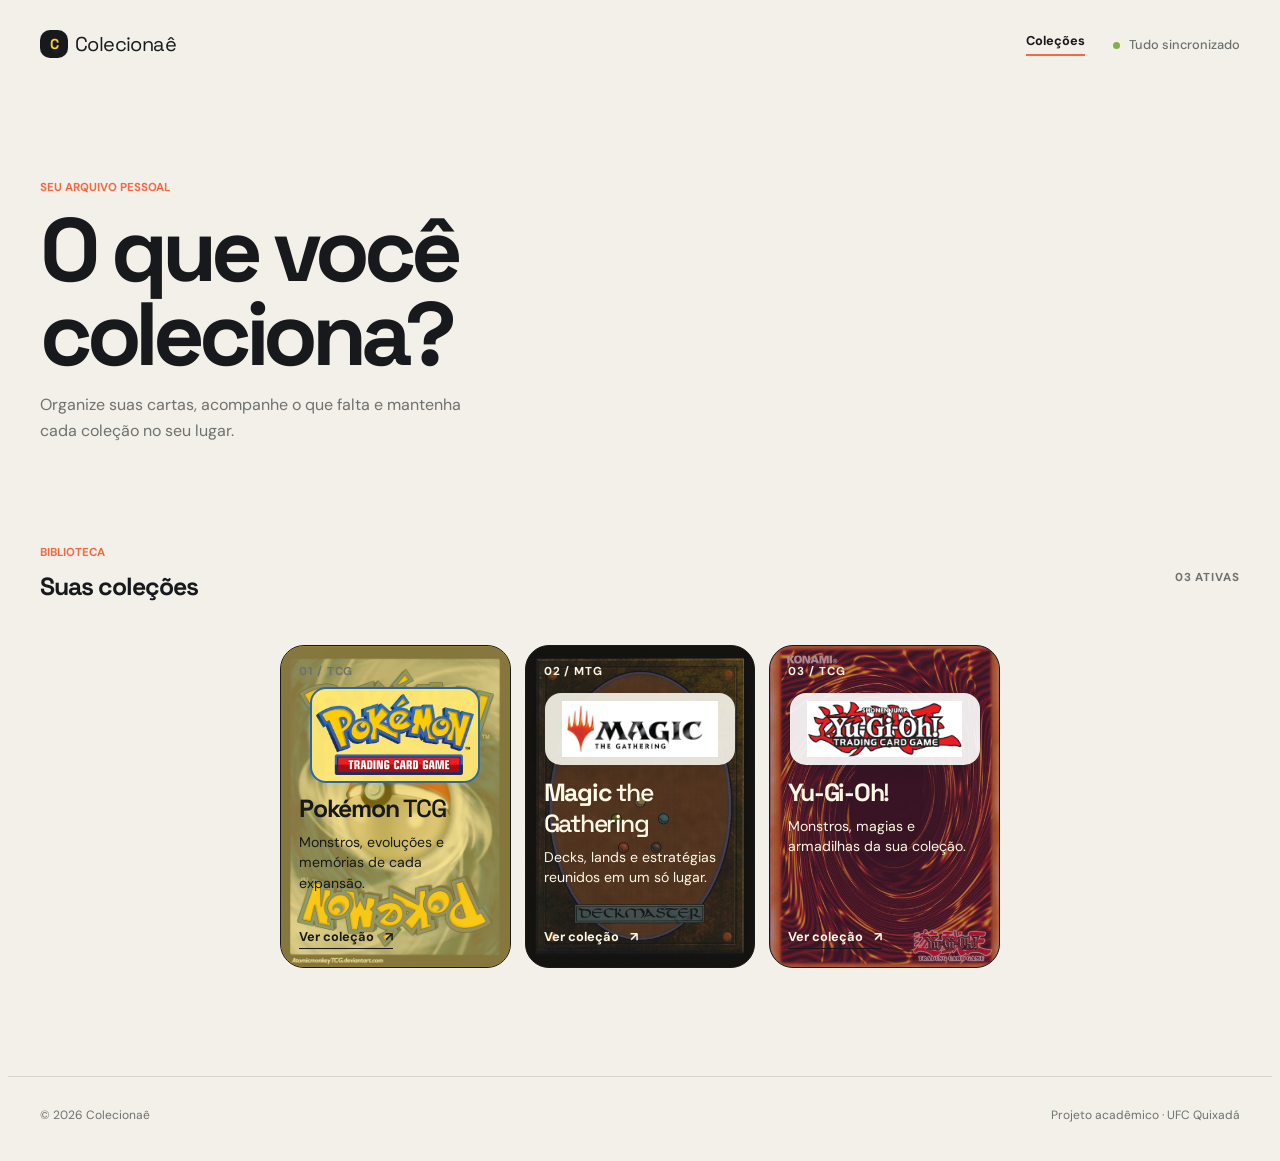
<file: index.html>
<!DOCTYPE html>
<html lang="pt-BR">
<head>
    <meta charset="UTF-8">
    <meta name="viewport" content="width=device-width, initial-scale=1.0">
    <title>Colecionaê - Sua Pasta Digital</title>
    <link rel="stylesheet" href="css/base.css">
    <link rel="stylesheet" href="css/home.css">
    <link rel="preconnect" href="https://fonts.googleapis.com">
    <link rel="preconnect" href="https://fonts.gstatic.com" crossorigin>
    <link href="https://fonts.googleapis.com/css2?family=DM+Sans:wght@400;500;700&family=Space+Grotesk:wght@500;600;700&display=swap" rel="stylesheet">
</head>
<body>

    <header class="header">
        <div class="container">
            <a class="logo" href="index.html"><span class="logo-mark">C</span> Colecionaê</a>
            <nav class="nav" aria-label="Navegação principal">
                <a class="nav-link active" href="#colecoes">Coleções</a>
                <span class="sync-status"><span class="status-dot"></span> Tudo sincronizado</span>
            </nav>
        </div>
    </header>

    <main class="container">
        <section class="intro" aria-labelledby="page-title">
            <p class="eyebrow">Seu arquivo pessoal</p>
            <h1 id="page-title">O que você coleciona?</h1>
            <p class="intro-copy">Organize suas cartas, acompanhe o que falta e mantenha cada coleção no seu lugar.</p>
        </section>

        <section class="game-selection" id="colecoes" aria-labelledby="collections-title">
            <div class="section-heading">
                <div>
                    <p class="eyebrow">Biblioteca</p>
                    <h2 id="collections-title">Suas coleções</h2>
                </div>
                <span class="collection-count">03 ativas</span>
            </div>

            <div class="game-cards-grid">
                <a class="game-card pokemon" href="pages/pokemon.html" aria-label="Abrir coleção Pokémon TCG">
                    <span class="card-index">01 / TCG</span>
                    <div class="card-logo pokemon-logo">
                        <img src="assets/logos/Pokémon_Trading_Card_Game_logo.svg.webp" alt="Pokémon Trading Card Game">
                    </div>
                    <h3>Pokémon <span>TCG</span></h3>
                    <p>Monstros, evoluções e memórias de cada expansão.</p>
                    <span class="btn" aria-hidden="true">Ver coleção <span>↗</span></span>
                </a>
                <a class="game-card magic" href="pages/magic.html" aria-label="Abrir coleção Magic: The Gathering">
                    <span class="card-index">02 / MTG</span>
                    <div class="card-logo magic-logo">
                        <img src="assets/logos/mtg.jpeg" alt="Magic: The Gathering">
                    </div>
                    <h3>Magic <span>the Gathering</span></h3>
                    <p>Decks, lands e estratégias reunidos em um só lugar.</p>
                    <span class="btn" aria-hidden="true">Ver coleção <span>↗</span></span>
                </a>
                <a class="game-card yugioh" href="pages/yugioh.html" aria-label="Abrir coleção Yu-Gi-Oh!">
                    <span class="card-index">03 / TCG</span>
                    <div class="card-logo yugioh-logo">
                        <img src="assets/logos/ygo.png" alt="Yu-Gi-Oh! Trading Card Game">
                    </div>
                    <h3>Yu-Gi-Oh<span>!</span></h3>
                    <p>Monstros, magias e armadilhas da sua coleção.</p>
                    <span class="btn" aria-hidden="true">Ver coleção <span>↗</span></span>
                </a>
            </div>
        </section>

    </main>

    <footer class="footer">
        <div class="container footer-content">
            <p>© 2026 Colecionaê</p>
            <p>Projeto acadêmico · UFC Quixadá</p>
        </div>
    </footer>

</body>
</html>
</file>
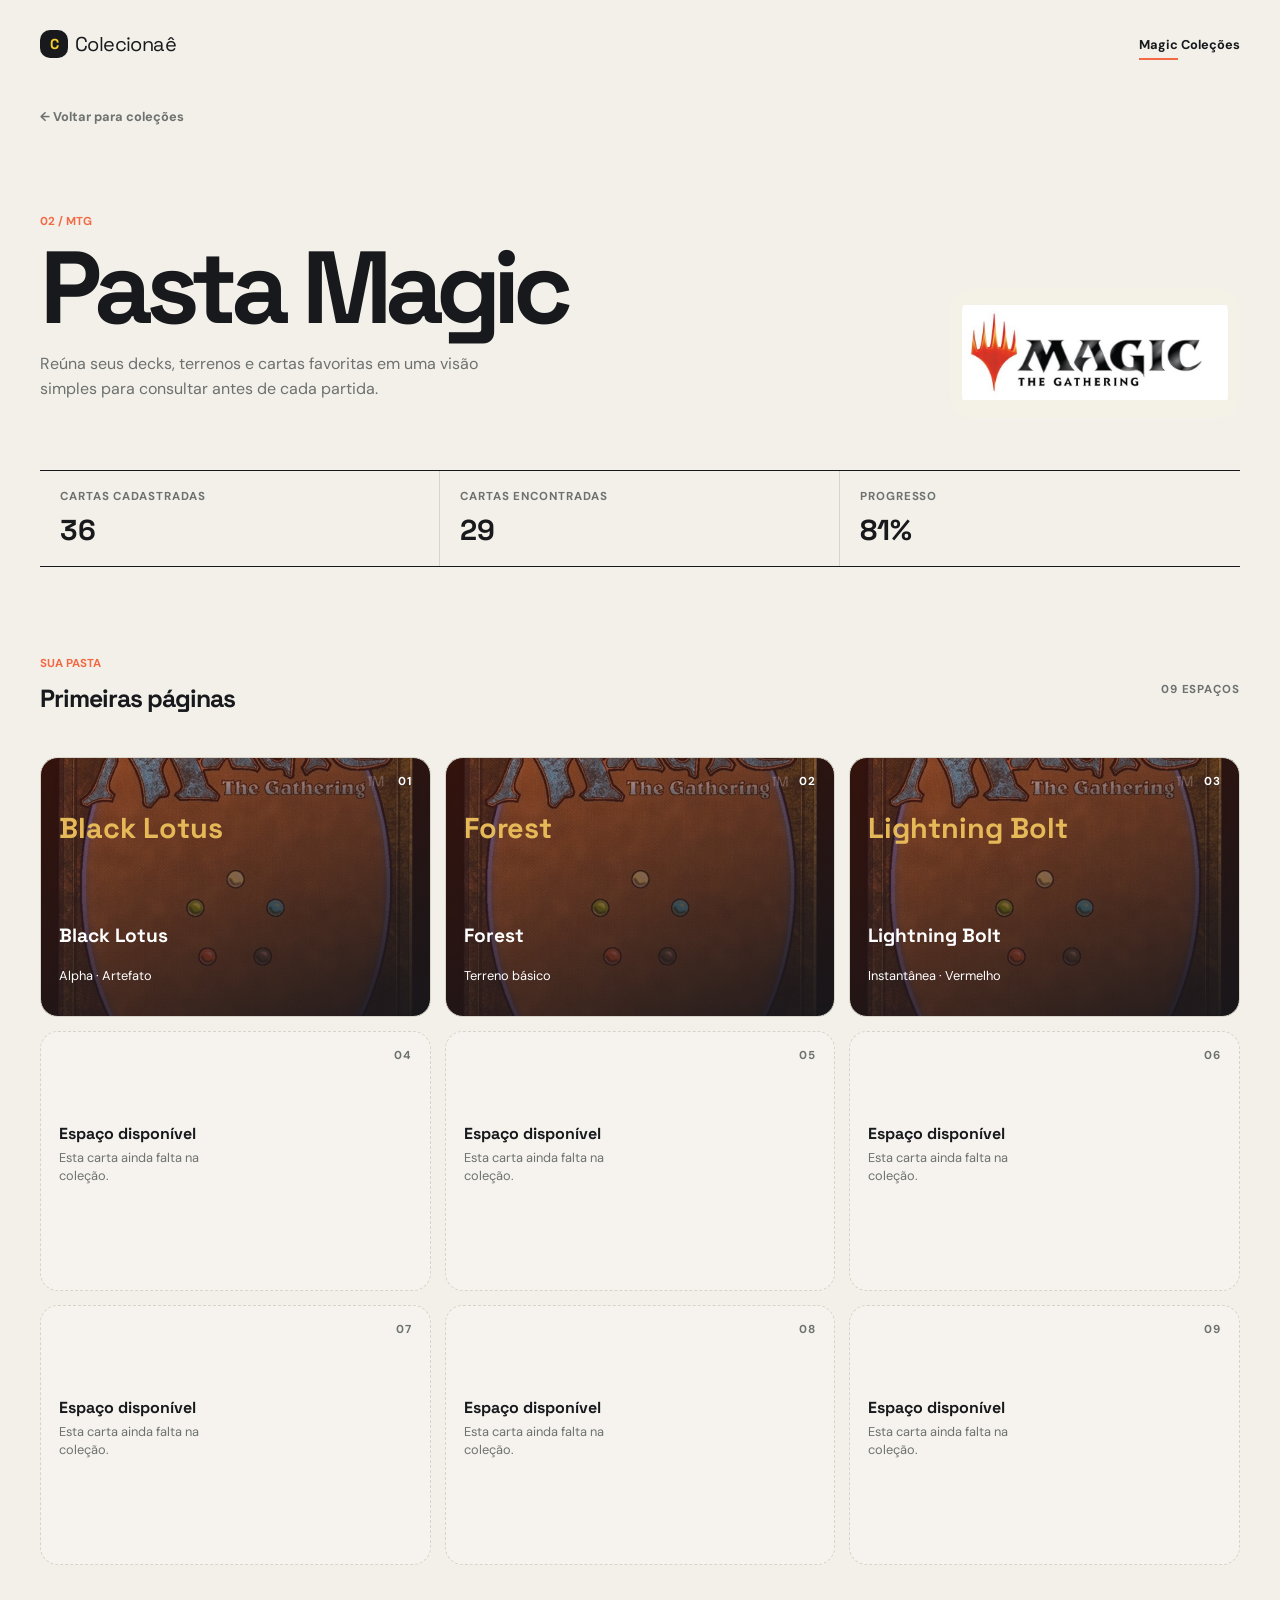
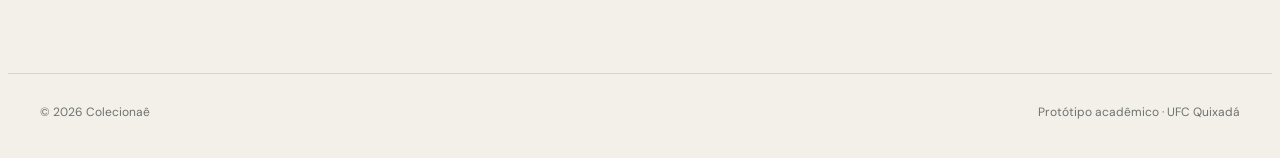
<file: magic.html>
<!DOCTYPE html>
<html lang="pt-BR">
<head>
    <meta charset="UTF-8">
    <meta name="viewport" content="width=device-width, initial-scale=1.0">
    <title>Magic: The Gathering | Colecionaê</title>
    <link rel="stylesheet" href="styles.css">
    <link rel="preconnect" href="https://fonts.googleapis.com">
    <link rel="preconnect" href="https://fonts.gstatic.com" crossorigin>
    <link href="https://fonts.googleapis.com/css2?family=DM+Sans:wght@400;500;700&family=Space+Grotesk:wght@500;600;700&display=swap" rel="stylesheet">
</head>
<body class="collection-page magic-collection">
    <header class="header">
        <div class="container">
            <a class="logo" href="index.html"><span class="logo-mark">C</span> Colecionaê</a>
            <nav class="nav" aria-label="Navegação principal">
                <a class="nav-link active" href="magic.html">Magic</a>
                <a class="nav-link" href="index.html#colecoes">Coleções</a>
            </nav>
        </div>
    </header>

    <main class="container">
        <a class="back-link" href="index.html#colecoes">← Voltar para coleções</a>

        <section class="collection-hero" aria-labelledby="page-title">
            <div class="collection-hero-copy">
                <p class="eyebrow">02 / MTG</p>
                <h1 id="page-title">Pasta Magic</h1>
                <p>Reúna seus decks, terrenos e cartas favoritas em uma visão simples para consultar antes de cada partida.</p>
            </div>
            <img class="collection-hero-logo" src="assets/logos/mtg.jpeg" alt="Magic: The Gathering">
        </section>

        <section class="collection-summary" aria-label="Resumo da coleção">
            <div><span>Cartas cadastradas</span><strong>36</strong></div>
            <div><span>Cartas encontradas</span><strong>29</strong></div>
            <div><span>Progresso</span><strong>81%</strong></div>
        </section>

        <section class="binder-section" aria-labelledby="binder-title">
            <div class="section-heading">
                <div><p class="eyebrow">Sua pasta</p><h2 id="binder-title">Primeiras páginas</h2></div>
                <span class="collection-count">09 espaços</span>
            </div>
            <div class="binder-grid">
                <article class="card-slot card-slot-filled"><span class="slot-number">01</span><div class="slot-art">Black Lotus</div><div><h3>Black Lotus</h3><p>Alpha · Artefato</p></div></article>
                <article class="card-slot card-slot-filled"><span class="slot-number">02</span><div class="slot-art">Forest</div><div><h3>Forest</h3><p>Terreno básico</p></div></article>
                <article class="card-slot card-slot-filled"><span class="slot-number">03</span><div class="slot-art">Lightning Bolt</div><div><h3>Lightning Bolt</h3><p>Instantânea · Vermelho</p></div></article>
                <article class="card-slot card-slot-empty"><span class="slot-number">04</span><strong>Espaço disponível</strong><p>Esta carta ainda falta na coleção.</p></article>
                <article class="card-slot card-slot-empty"><span class="slot-number">05</span><strong>Espaço disponível</strong><p>Esta carta ainda falta na coleção.</p></article>
                <article class="card-slot card-slot-empty"><span class="slot-number">06</span><strong>Espaço disponível</strong><p>Esta carta ainda falta na coleção.</p></article>
                <article class="card-slot card-slot-empty"><span class="slot-number">07</span><strong>Espaço disponível</strong><p>Esta carta ainda falta na coleção.</p></article>
                <article class="card-slot card-slot-empty"><span class="slot-number">08</span><strong>Espaço disponível</strong><p>Esta carta ainda falta na coleção.</p></article>
                <article class="card-slot card-slot-empty"><span class="slot-number">09</span><strong>Espaço disponível</strong><p>Esta carta ainda falta na coleção.</p></article>
            </div>
        </section>
    </main>

    <footer class="footer"><div class="container footer-content"><p>© 2026 Colecionaê</p><p>Protótipo acadêmico · UFC Quixadá</p></div></footer>
</body>
</html>
</file>
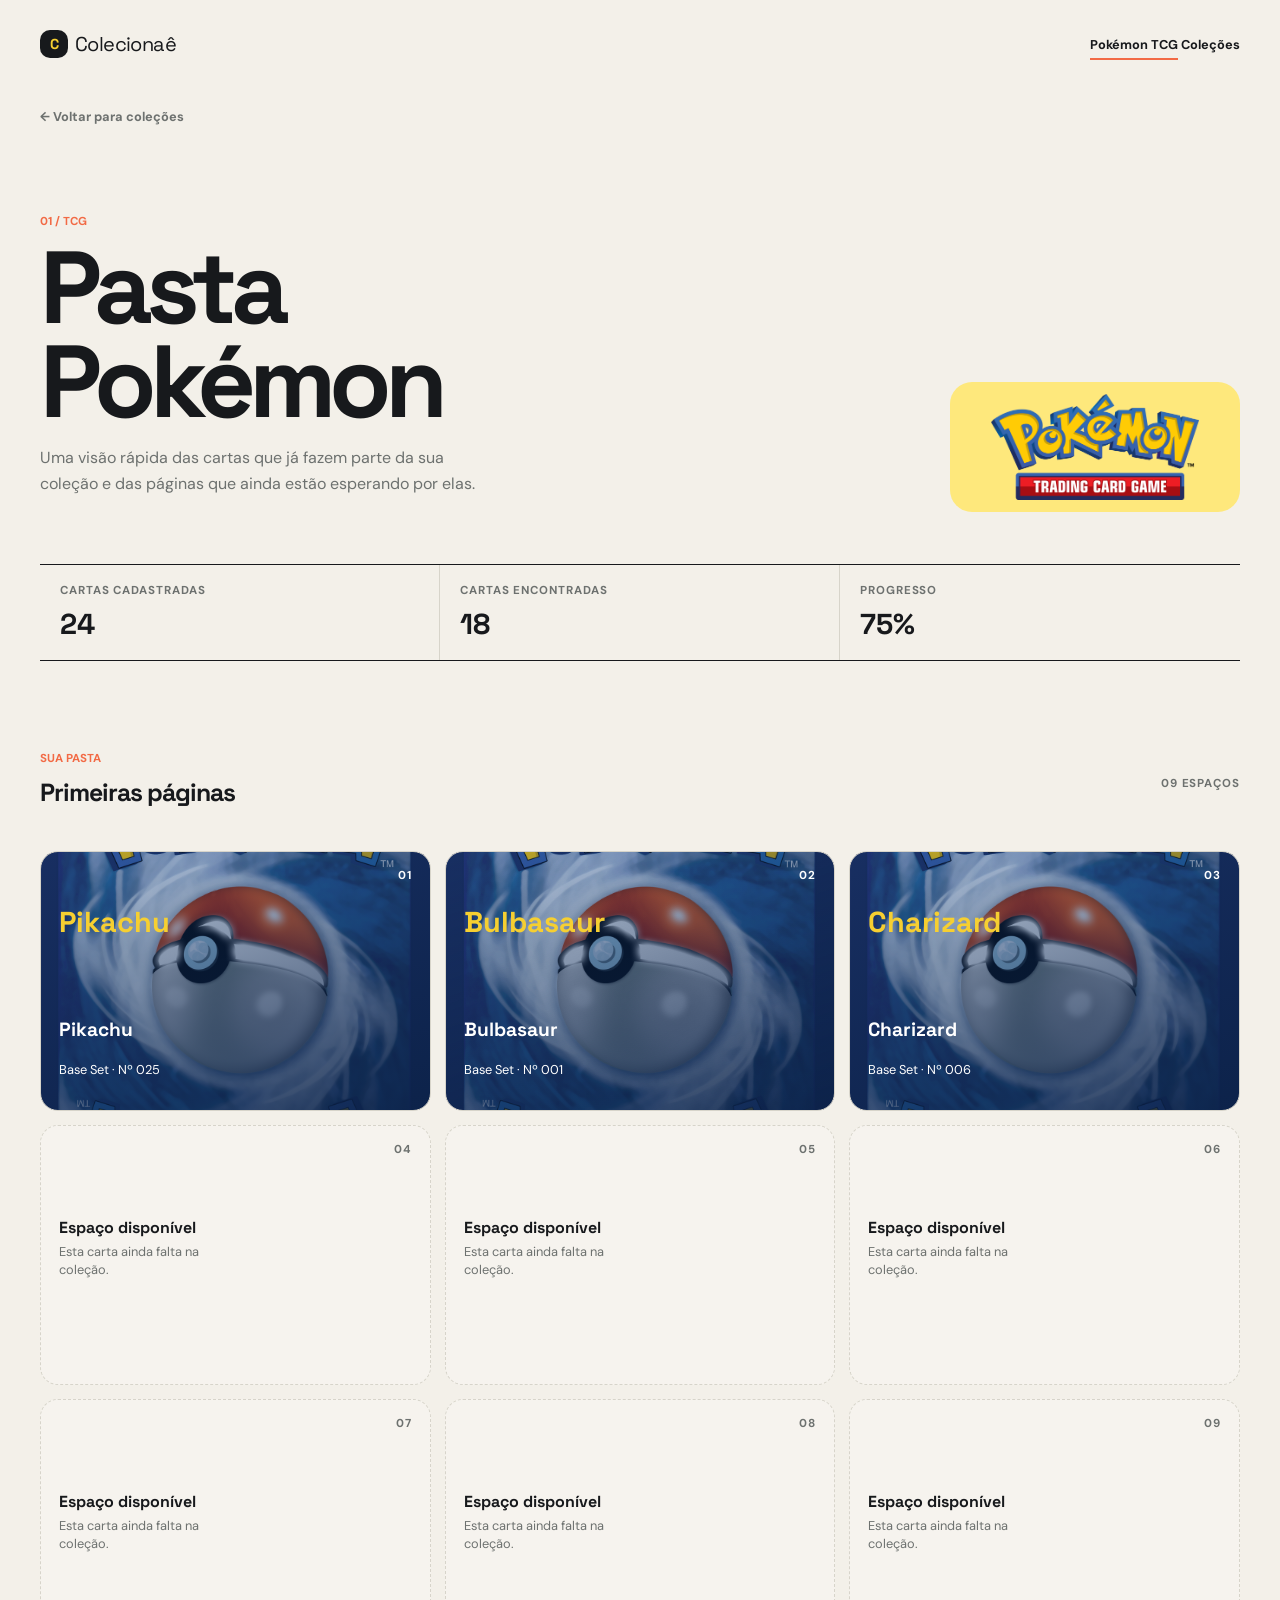
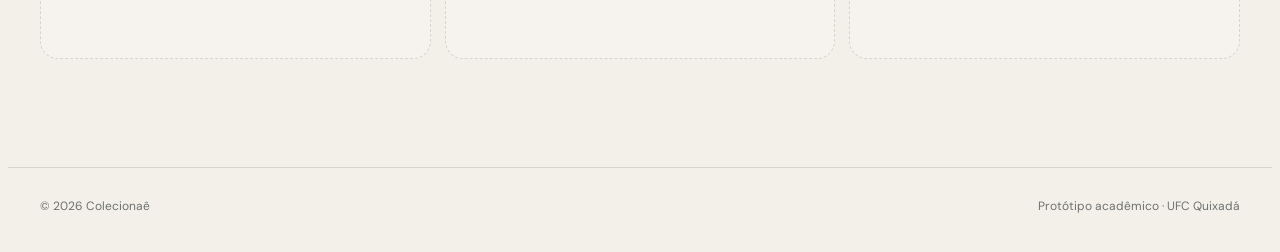
<file: pokemon.html>
<!DOCTYPE html>
<html lang="pt-BR">
<head>
    <meta charset="UTF-8">
    <meta name="viewport" content="width=device-width, initial-scale=1.0">
    <title>Pokémon TCG | Colecionaê</title>
    <link rel="stylesheet" href="styles.css">
    <link rel="preconnect" href="https://fonts.googleapis.com">
    <link rel="preconnect" href="https://fonts.gstatic.com" crossorigin>
    <link href="https://fonts.googleapis.com/css2?family=DM+Sans:wght@400;500;700&family=Space+Grotesk:wght@500;600;700&display=swap" rel="stylesheet">
</head>
<body class="collection-page pokemon-collection">
    <header class="header">
        <div class="container">
            <a class="logo" href="index.html"><span class="logo-mark">C</span> Colecionaê</a>
            <nav class="nav" aria-label="Navegação principal">
                <a class="nav-link active" href="pokemon.html">Pokémon TCG</a>
                <a class="nav-link" href="index.html#colecoes">Coleções</a>
            </nav>
        </div>
    </header>

    <main class="container">
        <a class="back-link" href="index.html#colecoes">← Voltar para coleções</a>

        <section class="collection-hero" aria-labelledby="page-title">
            <div class="collection-hero-copy">
                <p class="eyebrow">01 / TCG</p>
                <h1 id="page-title">Pasta Pokémon</h1>
                <p>Uma visão rápida das cartas que já fazem parte da sua coleção e das páginas que ainda estão esperando por elas.</p>
            </div>
            <img class="collection-hero-logo" src="assets/logos/Pokémon_Trading_Card_Game_logo.svg.webp" alt="Pokémon Trading Card Game">
        </section>

        <section class="collection-summary" aria-label="Resumo da coleção">
            <div>
                <span>Cartas cadastradas</span>
                <strong>24</strong>
            </div>
            <div>
                <span>Cartas encontradas</span>
                <strong>18</strong>
            </div>
            <div>
                <span>Progresso</span>
                <strong>75%</strong>
            </div>
        </section>

        <section class="binder-section" aria-labelledby="binder-title">
            <div class="section-heading">
                <div>
                    <p class="eyebrow">Sua pasta</p>
                    <h2 id="binder-title">Primeiras páginas</h2>
                </div>
                <span class="collection-count">09 espaços</span>
            </div>

            <div class="binder-grid">
                <article class="card-slot card-slot-filled">
                    <span class="slot-number">01</span>
                    <div class="slot-art">Pikachu</div>
                    <div>
                        <h3>Pikachu</h3>
                        <p>Base Set · Nº 025</p>
                    </div>
                </article>
                <article class="card-slot card-slot-filled">
                    <span class="slot-number">02</span>
                    <div class="slot-art">Bulbasaur</div>
                    <div>
                        <h3>Bulbasaur</h3>
                        <p>Base Set · Nº 001</p>
                    </div>
                </article>
                <article class="card-slot card-slot-filled">
                    <span class="slot-number">03</span>
                    <div class="slot-art">Charizard</div>
                    <div>
                        <h3>Charizard</h3>
                        <p>Base Set · Nº 006</p>
                    </div>
                </article>
                <article class="card-slot card-slot-empty">
                    <span class="slot-number">04</span>
                    <strong>Espaço disponível</strong>
                    <p>Esta carta ainda falta na coleção.</p>
                </article>
                <article class="card-slot card-slot-empty">
                    <span class="slot-number">05</span>
                    <strong>Espaço disponível</strong>
                    <p>Esta carta ainda falta na coleção.</p>
                </article>
                <article class="card-slot card-slot-empty">
                    <span class="slot-number">06</span>
                    <strong>Espaço disponível</strong>
                    <p>Esta carta ainda falta na coleção.</p>
                </article>
                <article class="card-slot card-slot-empty">
                    <span class="slot-number">07</span>
                    <strong>Espaço disponível</strong>
                    <p>Esta carta ainda falta na coleção.</p>
                </article>
                <article class="card-slot card-slot-empty">
                    <span class="slot-number">08</span>
                    <strong>Espaço disponível</strong>
                    <p>Esta carta ainda falta na coleção.</p>
                </article>
                <article class="card-slot card-slot-empty">
                    <span class="slot-number">09</span>
                    <strong>Espaço disponível</strong>
                    <p>Esta carta ainda falta na coleção.</p>
                </article>
            </div>
        </section>
    </main>

    <footer class="footer">
        <div class="container footer-content">
            <p>© 2026 Colecionaê</p>
            <p>Protótipo acadêmico · UFC Quixadá</p>
        </div>
    </footer>
</body>
</html>
</file>
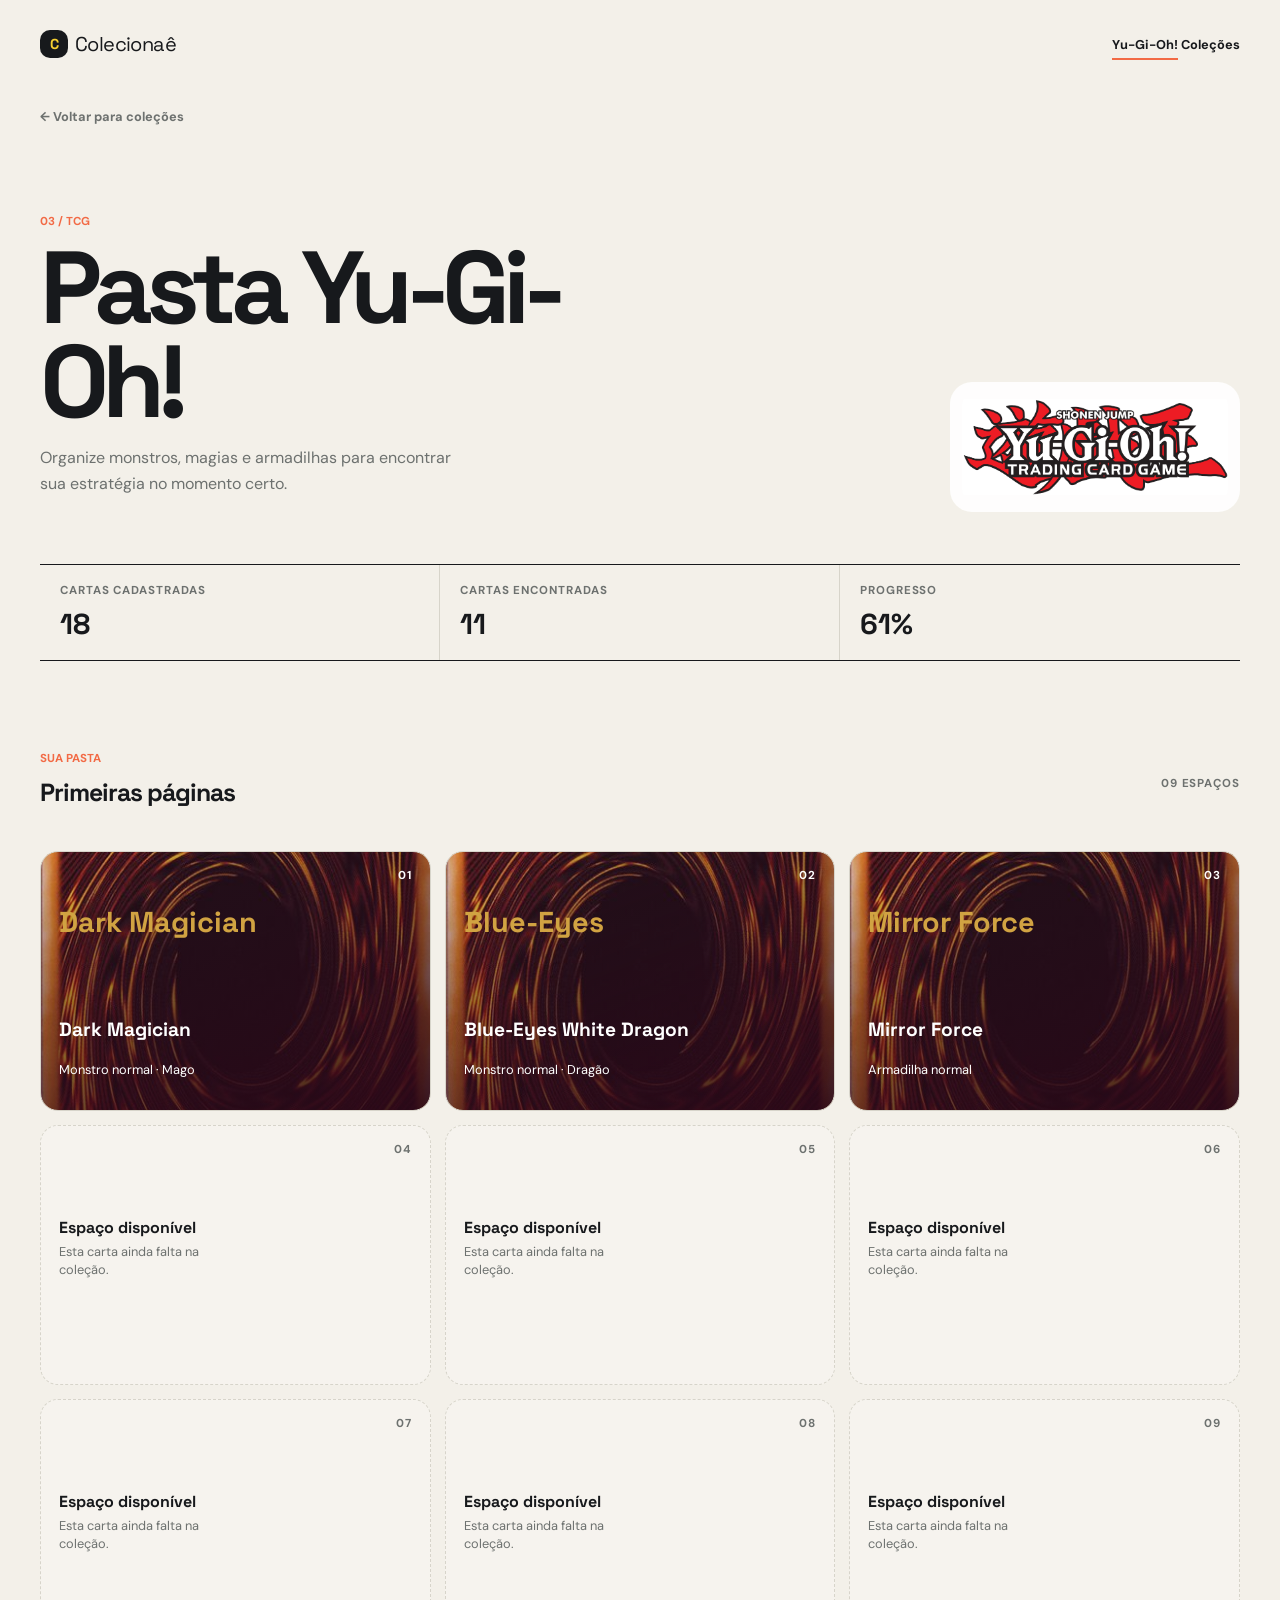
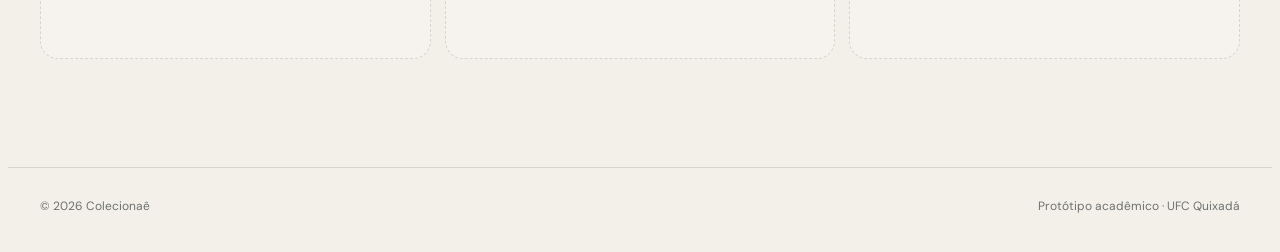
<file: yugioh.html>
<!DOCTYPE html>
<html lang="pt-BR">
<head>
    <meta charset="UTF-8">
    <meta name="viewport" content="width=device-width, initial-scale=1.0">
    <title>Yu-Gi-Oh! | Colecionaê</title>
    <link rel="stylesheet" href="styles.css">
    <link rel="preconnect" href="https://fonts.googleapis.com">
    <link rel="preconnect" href="https://fonts.gstatic.com" crossorigin>
    <link href="https://fonts.googleapis.com/css2?family=DM+Sans:wght@400;500;700&family=Space+Grotesk:wght@500;600;700&display=swap" rel="stylesheet">
</head>
<body class="collection-page yugioh-collection">
    <header class="header">
        <div class="container">
            <a class="logo" href="index.html"><span class="logo-mark">C</span> Colecionaê</a>
            <nav class="nav" aria-label="Navegação principal">
                <a class="nav-link active" href="yugioh.html">Yu-Gi-Oh!</a>
                <a class="nav-link" href="index.html#colecoes">Coleções</a>
            </nav>
        </div>
    </header>

    <main class="container">
        <a class="back-link" href="index.html#colecoes">← Voltar para coleções</a>

        <section class="collection-hero" aria-labelledby="page-title">
            <div class="collection-hero-copy">
                <p class="eyebrow">03 / TCG</p>
                <h1 id="page-title">Pasta Yu-Gi-Oh!</h1>
                <p>Organize monstros, magias e armadilhas para encontrar sua estratégia no momento certo.</p>
            </div>
            <img class="collection-hero-logo" src="assets/logos/ygo.png" alt="Yu-Gi-Oh! Trading Card Game">
        </section>

        <section class="collection-summary" aria-label="Resumo da coleção">
            <div><span>Cartas cadastradas</span><strong>18</strong></div>
            <div><span>Cartas encontradas</span><strong>11</strong></div>
            <div><span>Progresso</span><strong>61%</strong></div>
        </section>

        <section class="binder-section" aria-labelledby="binder-title">
            <div class="section-heading">
                <div><p class="eyebrow">Sua pasta</p><h2 id="binder-title">Primeiras páginas</h2></div>
                <span class="collection-count">09 espaços</span>
            </div>
            <div class="binder-grid">
                <article class="card-slot card-slot-filled"><span class="slot-number">01</span><div class="slot-art">Dark Magician</div><div><h3>Dark Magician</h3><p>Monstro normal · Mago</p></div></article>
                <article class="card-slot card-slot-filled"><span class="slot-number">02</span><div class="slot-art">Blue-Eyes</div><div><h3>Blue-Eyes White Dragon</h3><p>Monstro normal · Dragão</p></div></article>
                <article class="card-slot card-slot-filled"><span class="slot-number">03</span><div class="slot-art">Mirror Force</div><div><h3>Mirror Force</h3><p>Armadilha normal</p></div></article>
                <article class="card-slot card-slot-empty"><span class="slot-number">04</span><strong>Espaço disponível</strong><p>Esta carta ainda falta na coleção.</p></article>
                <article class="card-slot card-slot-empty"><span class="slot-number">05</span><strong>Espaço disponível</strong><p>Esta carta ainda falta na coleção.</p></article>
                <article class="card-slot card-slot-empty"><span class="slot-number">06</span><strong>Espaço disponível</strong><p>Esta carta ainda falta na coleção.</p></article>
                <article class="card-slot card-slot-empty"><span class="slot-number">07</span><strong>Espaço disponível</strong><p>Esta carta ainda falta na coleção.</p></article>
                <article class="card-slot card-slot-empty"><span class="slot-number">08</span><strong>Espaço disponível</strong><p>Esta carta ainda falta na coleção.</p></article>
                <article class="card-slot card-slot-empty"><span class="slot-number">09</span><strong>Espaço disponível</strong><p>Esta carta ainda falta na coleção.</p></article>
            </div>
        </section>
    </main>

    <footer class="footer"><div class="container footer-content"><p>© 2026 Colecionaê</p><p>Protótipo acadêmico · UFC Quixadá</p></div></footer>
</body>
</html>
</file>
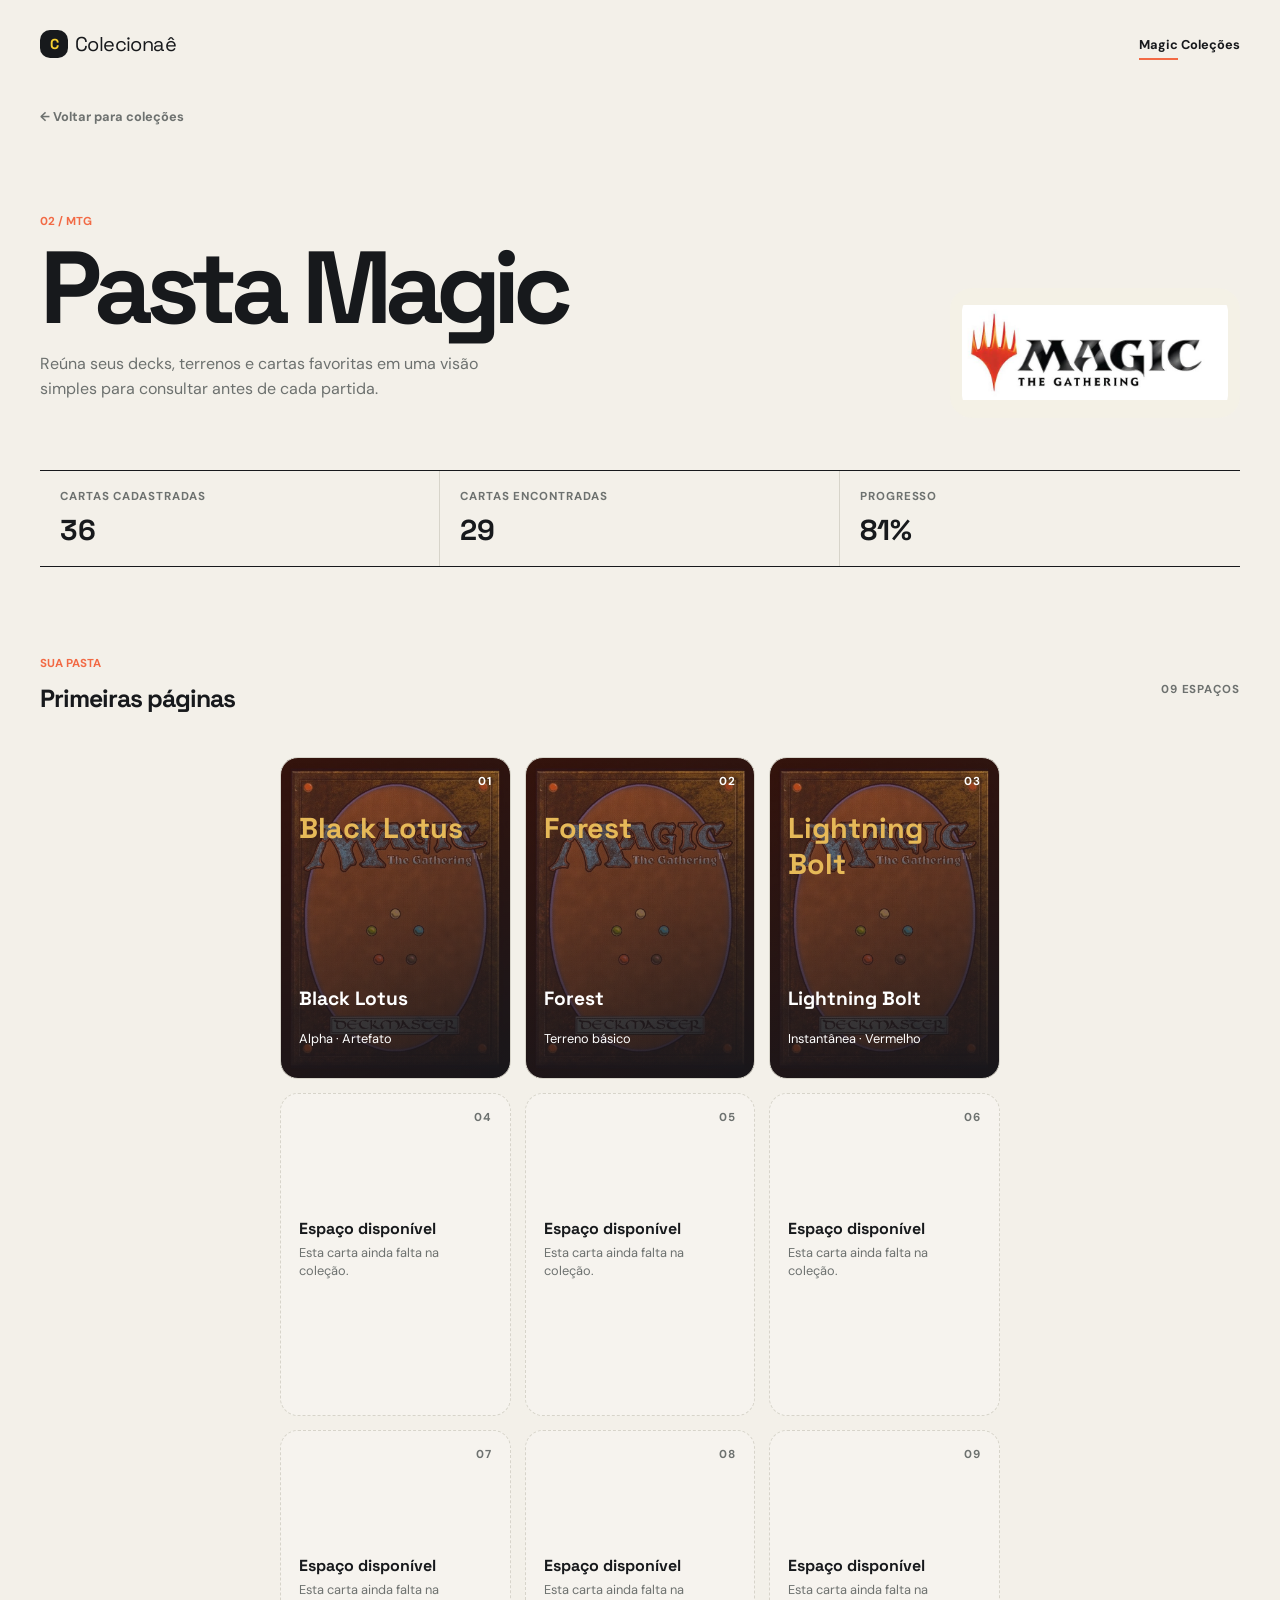
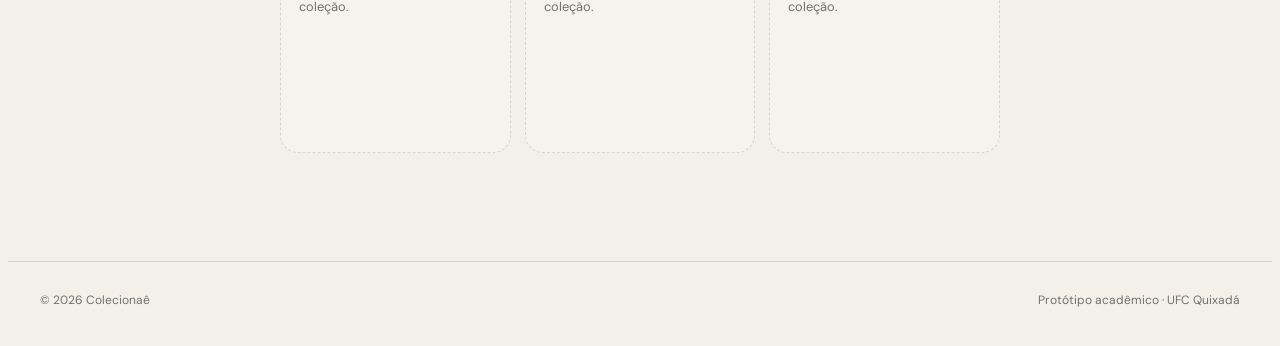
<file: pages/magic.html>
<!DOCTYPE html>
<html lang="pt-BR">
<head>
    <meta charset="UTF-8">
    <meta name="viewport" content="width=device-width, initial-scale=1.0">
    <title>Magic: The Gathering | Colecionaê</title>
    <link rel="stylesheet" href="../css/styles.css">
    <link rel="preconnect" href="https://fonts.googleapis.com">
    <link rel="preconnect" href="https://fonts.gstatic.com" crossorigin>
    <link href="https://fonts.googleapis.com/css2?family=DM+Sans:wght@400;500;700&family=Space+Grotesk:wght@500;600;700&display=swap" rel="stylesheet">
</head>
<body class="collection-page magic-collection">
    <header class="header">
        <div class="container">
            <a class="logo" href="../index.html"><span class="logo-mark">C</span> Colecionaê</a>
            <nav class="nav" aria-label="Navegação principal">
                <a class="nav-link active" href="magic.html">Magic</a>
                <a class="nav-link" href="../index.html#colecoes">Coleções</a>
            </nav>
        </div>
    </header>

    <main class="container">
        <a class="back-link" href="../index.html#colecoes">← Voltar para coleções</a>

        <section class="collection-hero" aria-labelledby="page-title">
            <div class="collection-hero-copy">
                <p class="eyebrow">02 / MTG</p>
                <h1 id="page-title">Pasta Magic</h1>
                <p>Reúna seus decks, terrenos e cartas favoritas em uma visão simples para consultar antes de cada partida.</p>
            </div>
            <img class="collection-hero-logo" src="../assets/logos/mtg.jpeg" alt="Magic: The Gathering">
        </section>

        <section class="collection-summary" aria-label="Resumo da coleção">
            <div><span>Cartas cadastradas</span><strong>36</strong></div>
            <div><span>Cartas encontradas</span><strong>29</strong></div>
            <div><span>Progresso</span><strong>81%</strong></div>
        </section>

        <section class="binder-section" aria-labelledby="binder-title">
            <div class="section-heading">
                <div><p class="eyebrow">Sua pasta</p><h2 id="binder-title">Primeiras páginas</h2></div>
                <span class="collection-count">09 espaços</span>
            </div>
            <div class="binder-grid">
                <article class="card-slot card-slot-filled" data-nome="Black Lotus" data-colecao="Alpha" data-raridade="Rara" data-qtd="1" data-info="Tipo:Artefato|Custo:0|Condição:Moderately Played"><span class="slot-number">01</span><div class="slot-art">Black Lotus</div><div><h3>Black Lotus</h3><p>Alpha · Artefato</p></div></article>
                <article class="card-slot card-slot-filled" data-nome="Forest" data-colecao="Terreno básico" data-raridade="Terreno básico" data-qtd="12" data-info="Tipo:Terreno básico|Cor:Verde|Condição:Near Mint"><span class="slot-number">02</span><div class="slot-art">Forest</div><div><h3>Forest</h3><p>Terreno básico</p></div></article>
                <article class="card-slot card-slot-filled" data-nome="Lightning Bolt" data-colecao="Alpha" data-raridade="Comum" data-qtd="4" data-info="Tipo:Instantânea|Cor:Vermelho|Custo:R|Condição:Near Mint"><span class="slot-number">03</span><div class="slot-art">Lightning Bolt</div><div><h3>Lightning Bolt</h3><p>Instantânea · Vermelho</p></div></article>
                <article class="card-slot card-slot-empty"><span class="slot-number">04</span><strong>Espaço disponível</strong><p>Esta carta ainda falta na coleção.</p></article>
                <article class="card-slot card-slot-empty"><span class="slot-number">05</span><strong>Espaço disponível</strong><p>Esta carta ainda falta na coleção.</p></article>
                <article class="card-slot card-slot-empty"><span class="slot-number">06</span><strong>Espaço disponível</strong><p>Esta carta ainda falta na coleção.</p></article>
                <article class="card-slot card-slot-empty"><span class="slot-number">07</span><strong>Espaço disponível</strong><p>Esta carta ainda falta na coleção.</p></article>
                <article class="card-slot card-slot-empty"><span class="slot-number">08</span><strong>Espaço disponível</strong><p>Esta carta ainda falta na coleção.</p></article>
                <article class="card-slot card-slot-empty"><span class="slot-number">09</span><strong>Espaço disponível</strong><p>Esta carta ainda falta na coleção.</p></article>
            </div>
        </section>
    </main>

    <footer class="footer"><div class="container footer-content"><p>© 2026 Colecionaê</p><p>Protótipo acadêmico · UFC Quixadá</p></div></footer>
    <script src="../js/card-preview.js"></script>
</body>
</html>
</file>
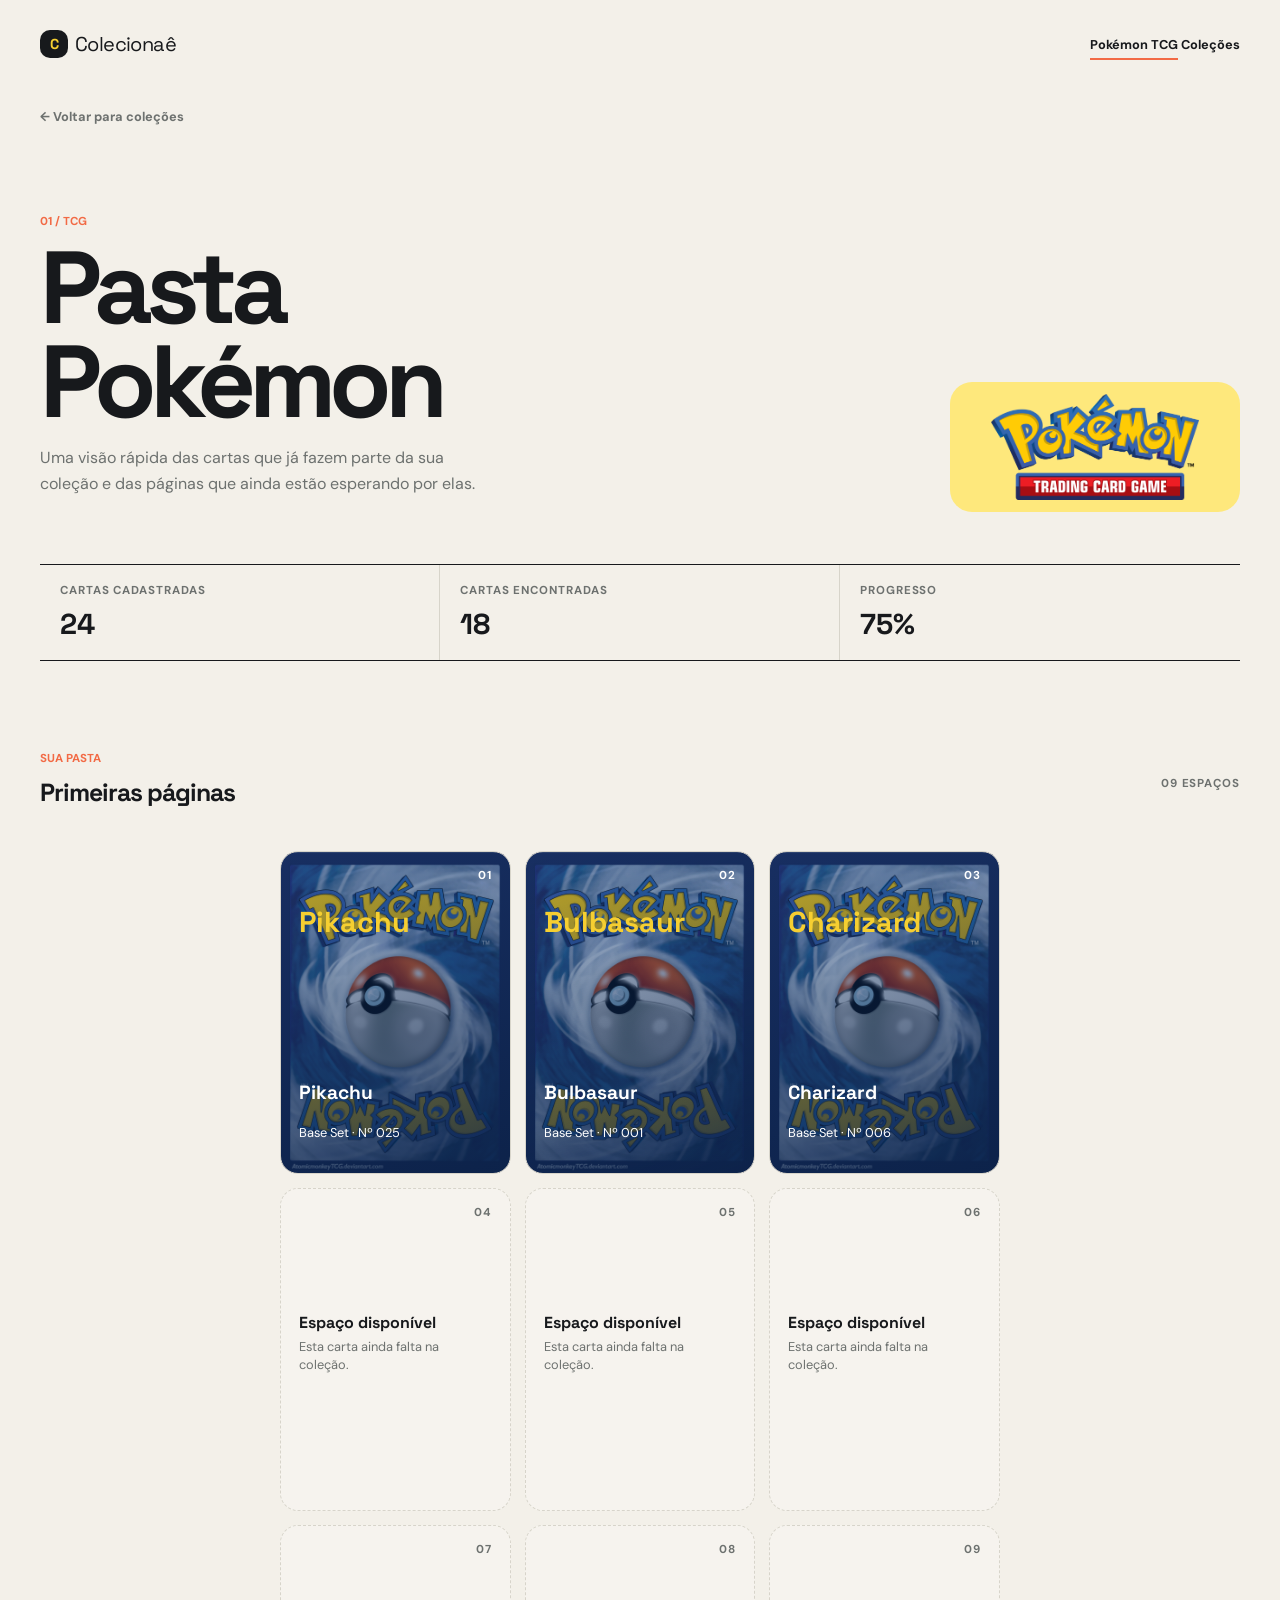
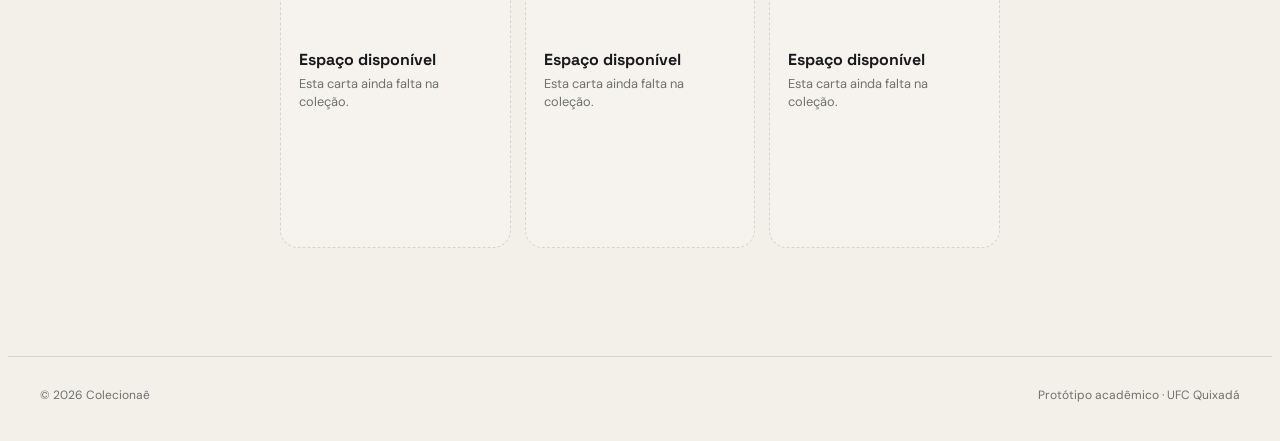
<file: pages/pokemon.html>
<!DOCTYPE html>
<html lang="pt-BR">
<head>
    <meta charset="UTF-8">
    <meta name="viewport" content="width=device-width, initial-scale=1.0">
    <title>Pokémon TCG | Colecionaê</title>
    <link rel="stylesheet" href="../css/styles.css">
    <link rel="preconnect" href="https://fonts.googleapis.com">
    <link rel="preconnect" href="https://fonts.gstatic.com" crossorigin>
    <link href="https://fonts.googleapis.com/css2?family=DM+Sans:wght@400;500;700&family=Space+Grotesk:wght@500;600;700&display=swap" rel="stylesheet">
</head>
<body class="collection-page pokemon-collection">
    <header class="header">
        <div class="container">
            <a class="logo" href="../index.html"><span class="logo-mark">C</span> Colecionaê</a>
            <nav class="nav" aria-label="Navegação principal">
                <a class="nav-link active" href="pokemon.html">Pokémon TCG</a>
                <a class="nav-link" href="../index.html#colecoes">Coleções</a>
            </nav>
        </div>
    </header>

    <main class="container">
        <a class="back-link" href="../index.html#colecoes">← Voltar para coleções</a>

        <section class="collection-hero" aria-labelledby="page-title">
            <div class="collection-hero-copy">
                <p class="eyebrow">01 / TCG</p>
                <h1 id="page-title">Pasta Pokémon</h1>
                <p>Uma visão rápida das cartas que já fazem parte da sua coleção e das páginas que ainda estão esperando por elas.</p>
            </div>
            <img class="collection-hero-logo" src="../assets/logos/Pokémon_Trading_Card_Game_logo.svg.webp" alt="Pokémon Trading Card Game">
        </section>

        <section class="collection-summary" aria-label="Resumo da coleção">
            <div>
                <span>Cartas cadastradas</span>
                <strong>24</strong>
            </div>
            <div>
                <span>Cartas encontradas</span>
                <strong>18</strong>
            </div>
            <div>
                <span>Progresso</span>
                <strong>75%</strong>
            </div>
        </section>

        <section class="binder-section" aria-labelledby="binder-title">
            <div class="section-heading">
                <div>
                    <p class="eyebrow">Sua pasta</p>
                    <h2 id="binder-title">Primeiras páginas</h2>
                </div>
                <span class="collection-count">09 espaços</span>
            </div>

            <div class="binder-grid">
                <article class="card-slot card-slot-filled" data-nome="Pikachu" data-colecao="Base Set" data-raridade="Comum" data-qtd="2" data-info="Tipo:Elétrico|Estágio:Básico|Nº Pokédex:025|Condição:Near Mint">
                    <span class="slot-number">01</span>
                    <div class="slot-art">Pikachu</div>
                    <div>
                        <h3>Pikachu</h3>
                        <p>Base Set · Nº 025</p>
                    </div>
                </article>
                <article class="card-slot card-slot-filled" data-nome="Bulbasaur" data-colecao="Base Set" data-raridade="Comum" data-qtd="1" data-info="Tipo:Planta|Estágio:Básico|Nº Pokédex:001|Condição:Near Mint">
                    <span class="slot-number">02</span>
                    <div class="slot-art">Bulbasaur</div>
                    <div>
                        <h3>Bulbasaur</h3>
                        <p>Base Set · Nº 001</p>
                    </div>
                </article>
                <article class="card-slot card-slot-filled" data-nome="Charizard" data-colecao="Base Set" data-raridade="Rara Holo" data-qtd="1" data-info="Tipo:Fogo|Estágio:Estágio 2|Nº Pokédex:006|Condição:Lightly Played">
                    <span class="slot-number">03</span>
                    <div class="slot-art">Charizard</div>
                    <div>
                        <h3>Charizard</h3>
                        <p>Base Set · Nº 006</p>
                    </div>
                </article>
                <article class="card-slot card-slot-empty">
                    <span class="slot-number">04</span>
                    <strong>Espaço disponível</strong>
                    <p>Esta carta ainda falta na coleção.</p>
                </article>
                <article class="card-slot card-slot-empty">
                    <span class="slot-number">05</span>
                    <strong>Espaço disponível</strong>
                    <p>Esta carta ainda falta na coleção.</p>
                </article>
                <article class="card-slot card-slot-empty">
                    <span class="slot-number">06</span>
                    <strong>Espaço disponível</strong>
                    <p>Esta carta ainda falta na coleção.</p>
                </article>
                <article class="card-slot card-slot-empty">
                    <span class="slot-number">07</span>
                    <strong>Espaço disponível</strong>
                    <p>Esta carta ainda falta na coleção.</p>
                </article>
                <article class="card-slot card-slot-empty">
                    <span class="slot-number">08</span>
                    <strong>Espaço disponível</strong>
                    <p>Esta carta ainda falta na coleção.</p>
                </article>
                <article class="card-slot card-slot-empty">
                    <span class="slot-number">09</span>
                    <strong>Espaço disponível</strong>
                    <p>Esta carta ainda falta na coleção.</p>
                </article>
            </div>
        </section>
    </main>

    <footer class="footer">
        <div class="container footer-content">
            <p>© 2026 Colecionaê</p>
            <p>Protótipo acadêmico · UFC Quixadá</p>
        </div>
    </footer>
    <script src="../js/card-preview.js"></script>
</body>
</html>
</file>
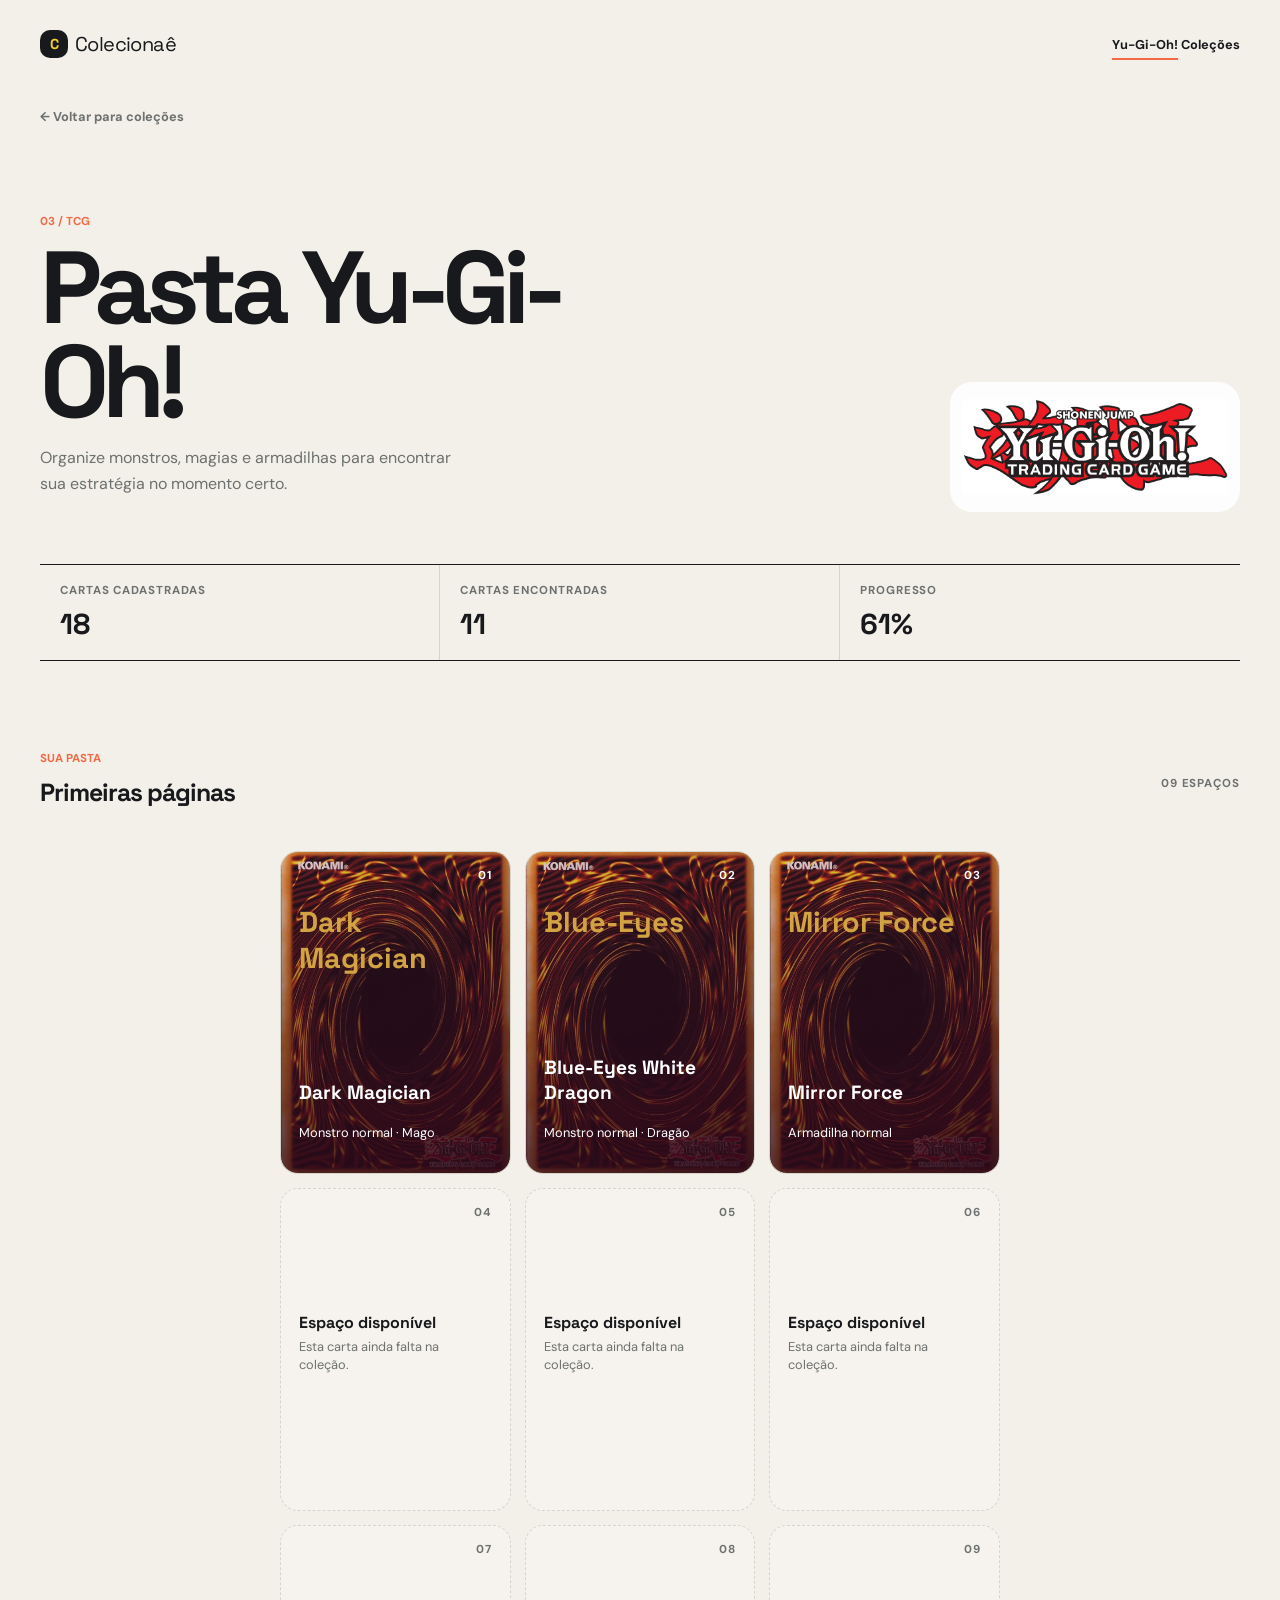
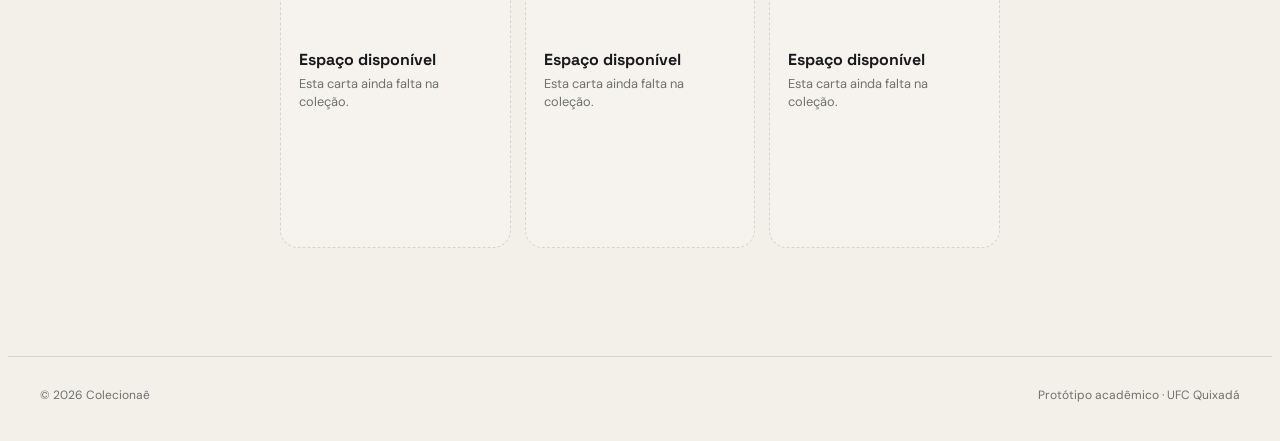
<file: pages/yugioh.html>
<!DOCTYPE html>
<html lang="pt-BR">
<head>
    <meta charset="UTF-8">
    <meta name="viewport" content="width=device-width, initial-scale=1.0">
    <title>Yu-Gi-Oh! | Colecionaê</title>
    <link rel="stylesheet" href="../css/styles.css">
    <link rel="preconnect" href="https://fonts.googleapis.com">
    <link rel="preconnect" href="https://fonts.gstatic.com" crossorigin>
    <link href="https://fonts.googleapis.com/css2?family=DM+Sans:wght@400;500;700&family=Space+Grotesk:wght@500;600;700&display=swap" rel="stylesheet">
</head>
<body class="collection-page yugioh-collection">
    <header class="header">
        <div class="container">
            <a class="logo" href="../index.html"><span class="logo-mark">C</span> Colecionaê</a>
            <nav class="nav" aria-label="Navegação principal">
                <a class="nav-link active" href="yugioh.html">Yu-Gi-Oh!</a>
                <a class="nav-link" href="../index.html#colecoes">Coleções</a>
            </nav>
        </div>
    </header>

    <main class="container">
        <a class="back-link" href="../index.html#colecoes">← Voltar para coleções</a>

        <section class="collection-hero" aria-labelledby="page-title">
            <div class="collection-hero-copy">
                <p class="eyebrow">03 / TCG</p>
                <h1 id="page-title">Pasta Yu-Gi-Oh!</h1>
                <p>Organize monstros, magias e armadilhas para encontrar sua estratégia no momento certo.</p>
            </div>
            <img class="collection-hero-logo" src="../assets/logos/ygo.png" alt="Yu-Gi-Oh! Trading Card Game">
        </section>

        <section class="collection-summary" aria-label="Resumo da coleção">
            <div><span>Cartas cadastradas</span><strong>18</strong></div>
            <div><span>Cartas encontradas</span><strong>11</strong></div>
            <div><span>Progresso</span><strong>61%</strong></div>
        </section>

        <section class="binder-section" aria-labelledby="binder-title">
            <div class="section-heading">
                <div><p class="eyebrow">Sua pasta</p><h2 id="binder-title">Primeiras páginas</h2></div>
                <span class="collection-count">09 espaços</span>
            </div>
            <div class="binder-grid">
                <article class="card-slot card-slot-filled" data-nome="Dark Magician" data-colecao="Yu-Gi-Oh!" data-raridade="Ultra Rara" data-qtd="1" data-info="Tipo:Monstro normal · Mago|Atributo:TREVAS|Nível:7|ATK / DEF:2500 / 2100|Condição:Near Mint"><span class="slot-number">01</span><div class="slot-art">Dark Magician</div><div><h3>Dark Magician</h3><p>Monstro normal · Mago</p></div></article>
                <article class="card-slot card-slot-filled" data-nome="Blue-Eyes White Dragon" data-colecao="Yu-Gi-Oh!" data-raridade="Ultra Rara" data-qtd="1" data-info="Tipo:Monstro normal · Dragão|Atributo:LUZ|Nível:8|ATK / DEF:3000 / 2500|Condição:Near Mint"><span class="slot-number">02</span><div class="slot-art">Blue-Eyes</div><div><h3>Blue-Eyes White Dragon</h3><p>Monstro normal · Dragão</p></div></article>
                <article class="card-slot card-slot-filled" data-nome="Mirror Force" data-colecao="Yu-Gi-Oh!" data-raridade="Super Rara" data-qtd="2" data-info="Tipo:Armadilha normal|Condição:Lightly Played"><span class="slot-number">03</span><div class="slot-art">Mirror Force</div><div><h3>Mirror Force</h3><p>Armadilha normal</p></div></article>
                <article class="card-slot card-slot-empty"><span class="slot-number">04</span><strong>Espaço disponível</strong><p>Esta carta ainda falta na coleção.</p></article>
                <article class="card-slot card-slot-empty"><span class="slot-number">05</span><strong>Espaço disponível</strong><p>Esta carta ainda falta na coleção.</p></article>
                <article class="card-slot card-slot-empty"><span class="slot-number">06</span><strong>Espaço disponível</strong><p>Esta carta ainda falta na coleção.</p></article>
                <article class="card-slot card-slot-empty"><span class="slot-number">07</span><strong>Espaço disponível</strong><p>Esta carta ainda falta na coleção.</p></article>
                <article class="card-slot card-slot-empty"><span class="slot-number">08</span><strong>Espaço disponível</strong><p>Esta carta ainda falta na coleção.</p></article>
                <article class="card-slot card-slot-empty"><span class="slot-number">09</span><strong>Espaço disponível</strong><p>Esta carta ainda falta na coleção.</p></article>
            </div>
        </section>
    </main>

    <footer class="footer"><div class="container footer-content"><p>© 2026 Colecionaê</p><p>Protótipo acadêmico · UFC Quixadá</p></div></footer>
    <script src="../js/card-preview.js"></script>
</body>
</html>
</file>
<file: css/base.css>
/* Cores compartilhadas */
:root {
    --ink: #17191c;
    --muted: #6d716f;
    --paper: #f3f0e9;
    --line: #d7d4ca;
    --orange: #f26a45;
    --pokemon-yellow: #f6cf31;
    --pokemon-blue: #2b67a5;
    --magic-red: #b52e30;
    --magic-gold: #e6b958;
    --yugioh-wine: #6d1836;
    --yugioh-gold: #d1a342;
    --yugioh-blue: #263c72;
}

* {
    padding: 0;
    box-sizing: border-box;
}

body {
    background: var(--paper);
    color: var(--ink);
    display: flex;
    flex-direction: column;
    min-height: 100vh;
    font-family: 'DM Sans', sans-serif;
}

.container {
    width: 100%;
    margin: 0 auto;
    padding: 0 32px;
}

.header {
    padding: 22px 0;
}

.logo {
    display: inline-flex;
    align-items: center;
    color: var(--ink);
    font-family: 'Space Grotesk', sans-serif;
    font-size: 1.25rem;
    text-decoration: none;
    letter-spacing: -.03em;
}

.header .container,
.footer-content {
    display: flex;
    align-items: center;
    justify-content: space-between;
    gap: 24px;
}

.logo-mark {
    display: inline-grid;
    width: 28px;
    height: 28px;
    margin-right: 7px;
    place-items: center;
    background: var(--ink);
    color: var(--pokemon-yellow);
    font-size: .9rem;
    font-weight: 700;
    border-radius: 10px;
}

.nav {
    display: flex;
    align-items: center;
    gap: 28px;
    font-size: .8rem;
    font-weight: 700;
}

.nav-link {
    color: var(--ink);
    text-decoration: none;
}

.nav-link.active {
    border-bottom: 2px solid var(--orange);
    padding-bottom: 5px;
}

.sync-status {
    color: var(--muted);
    font-weight: 500;
}

.status-dot {
    display: inline-block;
    width: 7px;
    height: 7px;
    margin-right: 6px;
    background: #79b34b;
    border-radius: 50%;
}

.section-heading {
    display: flex;
    align-items: center;
    justify-content: space-between;
    margin-bottom: 22px;
}

.section-heading h2 {
    margin-top: 5px;
    font-family: 'Space Grotesk', sans-serif;
    font-size: 1.55rem;
    letter-spacing: -.04em;
}

.eyebrow {
    color: var(--orange);
    font-size: .72rem;
    font-weight: 700;
    text-transform: uppercase;
}

.collection-count,
.card-index {
    color: var(--muted);
    font-size: .72rem;
    font-weight: 700;
    letter-spacing: .08em;
    text-transform: uppercase;
}

.btn {
    margin-top: auto;
    color: var(--ink);
    border-bottom: 1px solid var(--ink);
    padding-bottom: 3px;
    text-decoration: none;
    font-size: .8rem;
    font-weight: 700;
    transition: padding .2s ease, background-color .2s ease;
}

.btn:hover {
    padding: 8px 12px 7px;
    border-bottom-color: transparent;
    border-radius: 999px;
    background: rgba(255, 255, 255, .36);
}

.btn span {
    display: inline-block;
    margin-left: 8px;
    transition: transform .2s ease;
}

.back-link {
    display: inline-block;
    margin-top: 28px;
    color: var(--muted);
    font-size: .8rem;
    font-weight: 700;
    text-decoration: none;
}

.back-link:hover {
    color: var(--ink);
}

.footer {
    border-top: 1px solid var(--line);
    color: var(--muted);
    font-size: .75rem;
    padding: 18px 0;
}

@media (max-width: 720px) {
    .container {
        padding: 0 20px;
    }

    .nav {
        gap: 14px;
    }

    .sync-status {
        display: none;
    }

    .footer-content {
        align-items: flex-start;
        flex-direction: column;
        gap: 5px;
    }
}
</file>
<file: css/home.css>
.intro {
    max-width: 700px;
    padding: 88px 0 74px;
}

.intro h1 {
    margin: 13px 0 16px;
    font-family: 'Space Grotesk', sans-serif;
    font-size: clamp(3rem, 7vw, 6.2rem);
    line-height: .94;
    letter-spacing: -.07em;
}

.intro-copy {
    max-width: 430px;
    color: var(--muted);
    font-size: 1rem;
    line-height: 1.6;
}

.project-status {
    display: flex;
    align-items: center;
    justify-content: space-between;
    gap: 24px;
    margin-bottom: 72px;
    padding: 18px 20px;
    border-top: 1px solid var(--ink);
    border-bottom: 1px solid var(--ink);
    border-radius: 18px;
    background: rgba(255, 255, 255, .28);
}

.project-status .eyebrow {
    margin-bottom: 5px;
}

.project-status strong {
    font-family: 'Space Grotesk', sans-serif;
    font-size: .95rem;
    letter-spacing: -.02em;
}

.status-next {
    display: flex;
    align-items: center;
    gap: 18px;
    text-align: right;
}

.status-next span {
    color: var(--muted);
    font-size: .72rem;
    font-weight: 700;
    letter-spacing: .08em;
    text-transform: uppercase;
}

.status-next strong span {
    margin-left: 8px;
    font-family: 'DM Sans', sans-serif;
}

.game-selection {
    padding-bottom: 108px;
}

.game-cards-grid {
    display: grid;
    grid-template-columns: repeat(3, 1fr);
    gap: 14px;
    max-width: 720px;
    margin: 0 auto;
}

.game-card {
    min-height: 0;
    aspect-ratio: 5 / 7;
    padding: 18px;
    border: 1px solid var(--ink);
    border-radius: 24px;
    overflow: hidden;
    position: relative;
    display: flex;
    flex-direction: column;
    align-items: flex-start;
    color: inherit;
    text-decoration: none;
    transition: transform .25s ease, box-shadow .25s ease;
}

.game-card:focus-visible {
    outline: 3px solid var(--orange);
    outline-offset: 4px;
}

.game-card:hover {
    transform: translateY(-7px) rotate(-.5deg);
    box-shadow: 8px 10px 0 rgba(23, 25, 28, .9);
}

.game-card::before {
    position: absolute;
    inset: 0;
    z-index: 0;
    content: '';
    background-position: center;
    background-size: cover;
    opacity: .5;
    mix-blend-mode: normal;
}

.game-card::after {
    position: absolute;
    inset: 0;
    z-index: 0;
    content: '';
    opacity: .06;
    pointer-events: none;
    -webkit-mask-image: radial-gradient(ellipse at center, #000 28%, transparent 100%);
    mask-image: radial-gradient(ellipse at center, #000 28%, transparent 100%);
}

.game-card > * {
    position: relative;
    z-index: 1;
}

.card-logo {
    width: 190px;
    height: 72px;
    max-width: 100%;
    flex: 0 0 auto;
    align-self: center;
    margin: 14px 0 12px;
    padding: 8px 13px;
    border-radius: 16px;
    overflow: hidden;
    background: rgba(255, 255, 255, .78);
    box-shadow: 0 5px 16px rgba(23, 25, 28, .12);
}

.card-logo img {
    width: 100%;
    height: 100%;
    object-fit: contain;
    object-position: center;
}

.game-card h3 {
    margin: 0;
    font-family: 'Space Grotesk', sans-serif;
    font-size: 1.55rem;
    letter-spacing: -.05em;
}

.game-card h3 span {
    font-weight: 500;
}

.game-card p {
    max-width: 230px;
    margin: 8px 0 14px;
    font-size: .88rem;
    line-height: 1.45;
}

/* Aparência dos jogos nos cards da página inicial */
.game-card.pokemon {
    background-color: #f3c928;
}

.game-card.magic {
    color: #fff9e6;
    background-color: #19171c;
}

.game-card.yugioh {
    background-color: #681a39;
}

.game-card.pokemon::before {
    background-image: url('../assets/backgrounds/pkmn.png');
}

.game-card.pokemon::after {
    background: var(--pokemon-yellow);
    mix-blend-mode: multiply;
}

.game-card.magic::before {
    background-image: url('../assets/backgrounds/Magic_card_back.webp');
}

.game-card.magic::after {
    background: var(--magic-red);
    opacity: .06;
    mix-blend-mode: multiply;
}

.game-card.yugioh::before {
    background-image: url('../assets/backgrounds/ygo.jpg');
}

.game-card.yugioh::after {
    background: var(--yugioh-blue);
    opacity: .06;
    mix-blend-mode: multiply;
}

.game-card .pokemon-logo {
    width: min(100%, 170px);
    height: 96px;
    margin: 8px 0 10px;
    padding: 4px;
    background: rgba(255, 232, 117, .94);
    border: 2px solid var(--pokemon-blue);
}

.game-card .magic-logo {
    width: 190px;
    height: 72px;
    background: rgba(245, 241, 231, .92);
    border-color: var(--magic-gold);
}

.game-card .yugioh-logo {
    width: 190px;
    height: 72px;
    background: rgba(255, 255, 255, .9);
    border-color: var(--yugioh-gold);
}

.game-card.magic h3,
.game-card.magic .card-index,
.game-card.magic p,
.game-card.magic .btn,
.game-card.yugioh h3,
.game-card.yugioh .card-index,
.game-card.yugioh p,
.game-card.yugioh .btn {
    color: #fff9e6;
}

@media (max-width: 720px) {
    .intro {
        padding: 64px 0 56px;
    }

    .project-status {
        align-items: flex-start;
        flex-direction: column;
        margin-bottom: 56px;
    }

    .status-next {
        align-items: flex-start;
        flex-direction: column;
        gap: 5px;
        text-align: left;
    }

    .game-cards-grid {
        grid-template-columns: 1fr;
    }

    .game-card {
        width: min(100%, 230px);
        justify-self: center;
    }

    .card-logo {
        margin-top: 28px;
    }
}
</file>
<file: styles.css>
:root {
    --ink: #17191c;
    --muted: #6d716f;
    --paper: #f3f0e9;
    --line: #d7d4ca;
    --orange: #f26a45;
    --pokemon-yellow: #f6cf31;
    --magic-red: #b52e30;
    --magic-gold: #e6b958;
    --yugioh-wine: #6d1836;
    --yugioh-gold: #d1a342;
}

* {
    padding: 0;
    box-sizing: border-box;
}

body {
    background: var(--paper);
    color: var(--ink);
    display: flex;
    flex-direction: column;
    min-height: 100vh;
    font-family: 'DM Sans', sans-serif;
}

.container {
    width: 100%;
    margin: 0 auto;
    padding: 0 32px;
}

.header {
    padding: 22px 0;
}
.logo {
    display: inline-flex;
    align-items: center;
    color: var(--ink);
    font-family: 'Space Grotesk', sans-serif;
    font-size: 1.25rem;
    text-decoration: none;
    letter-spacing: -.03em;
}

.header .container,
.footer-content,
.section-heading {
    display: flex;
    align-items: center;
    justify-content: space-between;
}

.header .container,
.footer-content {
    gap: 24px;
}

.logo-mark {
    display: inline-grid;
    width: 28px;
    height: 28px;
    margin-right: 7px;
    place-items: center;
    background: var(--ink);
    color: var(--pokemon-yellow);
    font-size: .9rem;
    font-weight: 700;
    border-radius: 10px;
}
.nav {
    gap: 28px;
    font-size: .8rem;
    font-weight: 700;
}

.nav-link {
    color: var(--ink);
    text-decoration: none;
}

.nav-link.active {
    border-bottom: 2px solid var(--orange);
    padding-bottom: 5px;
}

.sync-status {
    color: var(--muted);
    font-weight: 500;
}

.status-dot {
    display: inline-block;
    width: 7px;
    height: 7px;
    margin-right: 6px;
    background: #79b34b;
    border-radius: 50%;
}

.intro {
    max-width: 700px;
    padding: 88px 0 74px;
}

.eyebrow {
    color: var(--orange);
    font-size: .72rem;
    font-weight: 700;
    text-transform: uppercase;
}

.intro h1 {
    margin: 13px 0 16px;
    font-family: 'Space Grotesk', sans-serif;
    font-size: clamp(3rem, 7vw, 6.2rem);
    line-height: .94;
    letter-spacing: -.07em;
}

.intro-copy {
    max-width: 430px;
    color: var(--muted);
    font-size: 1rem;
    line-height: 1.6;
}

.project-status {
    display: flex;
    align-items: center;
    justify-content: space-between;
    gap: 24px;
    margin-bottom: 72px;
    padding: 18px 20px;
    border-top: 1px solid var(--ink);
    border-bottom: 1px solid var(--ink);
    border-radius: 18px;
    background: rgba(255, 255, 255, .28);
}

.project-status .eyebrow {
    margin-bottom: 5px;
}

.project-status strong {
    font-family: 'Space Grotesk', sans-serif;
    font-size: .95rem;
    letter-spacing: -.02em;
}

.status-next {
    display: flex;
    align-items: center;
    gap: 18px;
    text-align: right;
}

.status-next span {
    color: var(--muted);
    font-size: .72rem;
    font-weight: 700;
    letter-spacing: .08em;
    text-transform: uppercase;
}

.status-next strong span {
    margin-left: 8px;
    font-family: 'DM Sans', sans-serif;
}

.game-selection {
    padding-bottom: 108px;
}

.section-heading {
    margin-bottom: 22px;
}

.section-heading h2 {
    margin-top: 5px;
    font-family: 'Space Grotesk', sans-serif;
    font-size: 1.55rem;
    letter-spacing: -.04em;
}

.collection-count,
.card-index {
    color: var(--muted);
    font-size: .72rem;
    font-weight: 700;
    letter-spacing: .08em;
    text-transform: uppercase;
}

.game-cards-grid {
    display: grid;
    grid-template-columns: repeat(3, 1fr);
    gap: 14px;
}

.game-card {
    min-height: 360px;
    padding: 22px;
    border: 1px solid var(--ink);
    border-radius: 24px;
    overflow: hidden;
    position: relative;
    display: flex;
    flex-direction: column;
    align-items: flex-start;
    transition: transform .25s ease, box-shadow .25s ease;
}

.game-card:hover {
    transform: translateY(-7px) rotate(-.5deg);
    box-shadow: 8px 10px 0 rgba(23, 25, 28, .9);
}

.pokemon {
    background-color: #f3c928;
}

.magic {
    color: #fff9e6;
    background-color: #19171c;
}

.yugioh {
    background-color: #681a39;
}

.game-card::before {
    position: absolute;
    inset: 0;
    z-index: 0;
    content: '';
    background-position: center;
    background-size: cover;
    opacity: .5;
    mix-blend-mode: normal;
}

.game-card::after {
    position: absolute;
    inset: 0;
    z-index: 0;
    content: '';
    opacity: .24;
    pointer-events: none;
}

.pokemon::before {
    background-image: url("assets/templates/pkmn.png");
}

.pokemon::after {
    background: var(--pokemon-yellow);
    mix-blend-mode: multiply;
}

.magic::before {
    background-image: url("assets/templates/Magic_card_back.webp");
}

.magic::after {
    background: var(--magic-red);
    opacity: .2;
    mix-blend-mode: multiply;
}

.yugioh::before {
    background-image: url("assets/templates/ygo.jpg");
}

.yugioh::after {
    background: var(--yugioh-blue);
    opacity: .22;
    mix-blend-mode: multiply;
}

.game-card > * {
    position: relative;
    z-index: 1;
}

.card-logo {
    width: 190px;
    height: 72px;
    align-self: center;
    margin: 34px 0 24px;
    padding: 8px 13px;
    border-radius: 16px;
    overflow: hidden;
    background: rgba(255, 255, 255, .78);
    box-shadow: 0 5px 16px rgba(23, 25, 28, .12);
}

.card-logo img {
    width: 100%;
    height: 100%;
    object-fit: contain;
    object-position: center;
}

.pokemon-logo {
    width: 200px;
    height: 104px;
    padding: 5px 10px;
    background: rgba(255, 232, 117, .94);
    border: 2px solid var(--pokemon-blue);
}

.magic-logo {
    background: rgba(245, 241, 231, .92);
    border-color: var(--magic-gold);
}

.yugioh-logo {
    background: rgba(255, 255, 255, .9);
    border-color: var(--yugioh-gold);
}

.game-card h3 {
    font-family: 'Space Grotesk', sans-serif;
    font-size: 1.55rem;
    letter-spacing: -.05em;
}

.game-card h3 span {
    font-weight: 500;
}

.magic h3,
.magic .card-index,
.magic p,
.magic .btn,
.yugioh h3,
.yugioh .card-index,
.yugioh p,
.yugioh .btn {
    color: #fff9e6;
}

.game-card p {
    max-width: 230px;
    margin: 9px 0 26px;
    font-size: .88rem;
    line-height: 1.45;
}

.btn {
    margin-top: auto;
    color: var(--ink);
    border-bottom: 1px solid var(--ink);
    padding-bottom: 3px;
    text-decoration: none;
    font-size: .8rem;
    font-weight: 700;
    transition: padding .2s ease, background-color .2s ease;
}

.btn:hover {
    padding: 8px 12px 7px;
    border-bottom-color: transparent;
    border-radius: 999px;
    background: rgba(255, 255, 255, .36);
}

.btn span {
    display: inline-block;
    margin-left: 8px;
    transition: transform .2s ease;
}

.footer {
    border-top: 1px solid var(--line);
    color: var(--muted);
    font-size: .75rem;
    padding: 18px 0;
}

@media (max-width: 720px) {
    .container { padding: 0 20px; }
    .nav { gap: 14px; }
    .sync-status { display: none; }
    .intro { padding: 64px 0 56px; }
    .project-status { align-items: flex-start; flex-direction: column; margin-bottom: 56px; }
    .status-next { align-items: flex-start; flex-direction: column; gap: 5px; text-align: left; }
    .game-cards-grid { grid-template-columns: 1fr; }
    .game-card { min-height: 300px; }
    .card-logo { margin-top: 28px; }
    .footer-content { align-items: flex-start; flex-direction: column; gap: 5px; }
}

.back-link {
    display: inline-block;
    margin-top: 28px;
    color: var(--muted);
    font-size: .8rem;
    font-weight: 700;
    text-decoration: none;
}

.back-link:hover {
    color: var(--ink);
}

.collection-hero {
    display: flex;
    align-items: flex-end;
    justify-content: space-between;
    gap: 32px;
    padding: 76px 0 52px;
}

.collection-hero-copy {
    max-width: 620px;
}

.collection-hero h1 {
    margin: 12px 0 16px;
    font-family: 'Space Grotesk', sans-serif;
    font-size: clamp(3rem, 8vw, 6.5rem);
    line-height: .92;
    letter-spacing: -.07em;
}

.collection-hero-copy > p:last-child {
    max-width: 440px;
    color: var(--muted);
    line-height: 1.6;
}

.collection-hero-logo {
    width: min(290px, 35vw);
    height: 130px;
    padding: 12px;
    object-fit: contain;
    border: 2px solid var(--pokemon-blue);
    border-radius: 22px;
    background: rgba(255, 232, 117, .94);
}

.magic-collection .collection-hero-logo {
    border-color: var(--magic-gold);
    background: rgba(245, 241, 231, .92);
}

.yugioh-collection .collection-hero-logo {
    border-color: var(--yugioh-gold);
    background: rgba(255, 255, 255, .9);
}

.collection-summary {
    display: grid;
    grid-template-columns: repeat(3, 1fr);
    margin-bottom: 78px;
    border-top: 1px solid var(--ink);
    border-bottom: 1px solid var(--ink);
}

.collection-summary div {
    display: flex;
    flex-direction: column;
    gap: 8px;
    padding: 18px 20px;
    border-right: 1px solid var(--line);
}

.collection-summary div:last-child {
    border-right: 0;
}

.collection-summary span {
    color: var(--muted);
    font-size: .72rem;
    font-weight: 700;
    letter-spacing: .08em;
    text-transform: uppercase;
}

.collection-summary strong {
    font-family: 'Space Grotesk', sans-serif;
    font-size: 1.8rem;
}

.binder-section {
    padding-bottom: 108px;
    overflow-x: auto;
}

.binder-grid {
    display: grid;
    grid-template-columns: repeat(3, 1fr);
    grid-template-rows: repeat(3, minmax(260px, auto));
    gap: 14px;
    min-width: 720px;
}

.card-slot {
    min-height: 260px;
    padding: 18px;
    border: 1px solid var(--line);
    border-radius: 18px;
    display: flex;
    flex-direction: column;
    justify-content: flex-end;
    position: relative;
    overflow: hidden;
}

.card-slot-filled {
    color: #fff;
    background: linear-gradient(160deg, rgba(20, 72, 140, .25), rgba(11, 34, 73, .9)), url('assets/templates/pkmn.png') center / cover;
}

.magic-collection .card-slot-filled {
    background: linear-gradient(160deg, rgba(154, 28, 40, .25), rgba(25, 23, 28, .94)), url('assets/templates/Magic_card_back.webp') center / cover;
}

.yugioh-collection .card-slot-filled {
    background: linear-gradient(160deg, rgba(109, 24, 54, .2), rgba(42, 8, 24, .94)), url('assets/templates/ygo.jpg') center / cover;
}

.magic-collection .slot-art {
    color: var(--magic-gold);
}

.yugioh-collection .slot-art {
    color: var(--yugioh-gold);
}

.card-slot-empty {
    color: var(--muted);
    justify-content: center;
    border-style: dashed;
    background: rgba(255, 255, 255, .24);
}

.slot-number {
    position: absolute;
    top: 16px;
    right: 18px;
    font-size: .72rem;
    font-weight: 700;
    letter-spacing: .08em;
}

.slot-art {
    margin-bottom: auto;
    padding-top: 34px;
    color: var(--pokemon-yellow);
    font-family: 'Space Grotesk', sans-serif;
    font-size: 1.8rem;
    font-weight: 700;
}

.card-slot h3 {
    font-family: 'Space Grotesk', sans-serif;
    font-size: 1.2rem;
}

.card-slot p {
    margin-top: 5px;
    font-size: .8rem;
    line-height: 1.4;
}

.card-slot-empty strong {
    color: var(--ink);
    font-family: 'Space Grotesk', sans-serif;
}

.card-slot-empty p {
    max-width: 170px;
}

@media (max-width: 720px) {
    .collection-hero { align-items: flex-start; flex-direction: column; padding: 56px 0 40px; }
    .collection-hero-logo { width: min(290px, 100%); }
    .collection-summary { grid-template-columns: 1fr; }
    .collection-summary div { border-right: 0; border-bottom: 1px solid var(--line); }
    .collection-summary div:last-child { border-bottom: 0; }
}
</file>
<file: css/styles.css>
:root {
    --ink: #17191c;
    --muted: #6d716f;
    --paper: #f3f0e9;
    --line: #d7d4ca;
    --orange: #f26a45;
    --pokemon-yellow: #f6cf31;
    --magic-red: #b52e30;
    --magic-gold: #e6b958;
    --yugioh-wine: #6d1836;
    --yugioh-gold: #d1a342;
}

* {
    padding: 0;
    box-sizing: border-box;
}

body {
    background: var(--paper);
    color: var(--ink);
    display: flex;
    flex-direction: column;
    min-height: 100vh;
    font-family: 'DM Sans', sans-serif;
}

.container {
    width: 100%;
    margin: 0 auto;
    padding: 0 32px;
}

.header {
    padding: 22px 0;
}
.logo {
    display: inline-flex;
    align-items: center;
    color: var(--ink);
    font-family: 'Space Grotesk', sans-serif;
    font-size: 1.25rem;
    text-decoration: none;
    letter-spacing: -.03em;
}

.header .container,
.footer-content,
.section-heading {
    display: flex;
    align-items: center;
    justify-content: space-between;
}

.header .container,
.footer-content {
    gap: 24px;
}

.logo-mark {
    display: inline-grid;
    width: 28px;
    height: 28px;
    margin-right: 7px;
    place-items: center;
    background: var(--ink);
    color: var(--pokemon-yellow);
    font-size: .9rem;
    font-weight: 700;
    border-radius: 10px;
}
.nav {
    gap: 28px;
    font-size: .8rem;
    font-weight: 700;
}

.nav-link {
    color: var(--ink);
    text-decoration: none;
}

.nav-link.active {
    border-bottom: 2px solid var(--orange);
    padding-bottom: 5px;
}

.sync-status {
    color: var(--muted);
    font-weight: 500;
}

.status-dot {
    display: inline-block;
    width: 7px;
    height: 7px;
    margin-right: 6px;
    background: #79b34b;
    border-radius: 50%;
}

.intro {
    max-width: 700px;
    padding: 88px 0 74px;
}

.eyebrow {
    color: var(--orange);
    font-size: .72rem;
    font-weight: 700;
    text-transform: uppercase;
}

.intro h1 {
    margin: 13px 0 16px;
    font-family: 'Space Grotesk', sans-serif;
    font-size: clamp(3rem, 7vw, 6.2rem);
    line-height: .94;
    letter-spacing: -.07em;
}

.intro-copy {
    max-width: 430px;
    color: var(--muted);
    font-size: 1rem;
    line-height: 1.6;
}

.project-status {
    display: flex;
    align-items: center;
    justify-content: space-between;
    gap: 24px;
    margin-bottom: 72px;
    padding: 18px 20px;
    border-top: 1px solid var(--ink);
    border-bottom: 1px solid var(--ink);
    border-radius: 18px;
    background: rgba(255, 255, 255, .28);
}

.project-status .eyebrow {
    margin-bottom: 5px;
}

.project-status strong {
    font-family: 'Space Grotesk', sans-serif;
    font-size: .95rem;
    letter-spacing: -.02em;
}

.status-next {
    display: flex;
    align-items: center;
    gap: 18px;
    text-align: right;
}

.status-next span {
    color: var(--muted);
    font-size: .72rem;
    font-weight: 700;
    letter-spacing: .08em;
    text-transform: uppercase;
}

.status-next strong span {
    margin-left: 8px;
    font-family: 'DM Sans', sans-serif;
}

.game-selection {
    padding-bottom: 108px;
}

.section-heading {
    margin-bottom: 22px;
}

.section-heading h2 {
    margin-top: 5px;
    font-family: 'Space Grotesk', sans-serif;
    font-size: 1.55rem;
    letter-spacing: -.04em;
}

.collection-count,
.card-index {
    color: var(--muted);
    font-size: .72rem;
    font-weight: 700;
    letter-spacing: .08em;
    text-transform: uppercase;
}

.game-cards-grid {
    display: grid;
    grid-template-columns: repeat(3, 1fr);
    gap: 14px;
}

.game-card {
    min-height: 360px;
    padding: 22px;
    border: 1px solid var(--ink);
    border-radius: 24px;
    overflow: hidden;
    position: relative;
    display: flex;
    flex-direction: column;
    align-items: flex-start;
    transition: transform .25s ease, box-shadow .25s ease;
}

.game-card:hover {
    transform: translateY(-7px) rotate(-.5deg);
    box-shadow: 8px 10px 0 rgba(23, 25, 28, .9);
}

.pokemon {
    background-color: #f3c928;
}

.magic {
    color: #fff9e6;
    background-color: #19171c;
}

.yugioh {
    background-color: #681a39;
}

.game-card::before {
    position: absolute;
    inset: 0;
    z-index: 0;
    content: '';
    background-position: center;
    background-size: cover;
    opacity: .5;
    mix-blend-mode: normal;
}

.game-card::after {
    position: absolute;
    inset: 0;
    z-index: 0;
    content: '';
    opacity: .24;
    pointer-events: none;
}

.pokemon::before {
    background-image: url("../assets/backgrounds/pkmn.png");
}

.pokemon::after {
    background: var(--pokemon-yellow);
    mix-blend-mode: multiply;
}

.magic::before {
    background-image: url("../assets/backgrounds/Magic_card_back.webp");
}

.magic::after {
    background: var(--magic-red);
    opacity: .2;
    mix-blend-mode: multiply;
}

.yugioh::before {
    background-image: url("../assets/backgrounds/ygo.jpg");
}

.yugioh::after {
    background: var(--yugioh-blue);
    opacity: .22;
    mix-blend-mode: multiply;
}

.game-card > * {
    position: relative;
    z-index: 1;
}

.card-logo {
    width: 190px;
    height: 72px;
    align-self: center;
    margin: 34px 0 24px;
    padding: 8px 13px;
    border-radius: 16px;
    overflow: hidden;
    background: rgba(255, 255, 255, .78);
    box-shadow: 0 5px 16px rgba(23, 25, 28, .12);
}

.card-logo img {
    width: 100%;
    height: 100%;
    object-fit: contain;
    object-position: center;
}

.pokemon-logo {
    width: 200px;
    height: 104px;
    padding: 5px 10px;
    background: rgba(255, 232, 117, .94);
    border: 2px solid var(--pokemon-blue);
}

.magic-logo {
    background: rgba(245, 241, 231, .92);
    border-color: var(--magic-gold);
}

.yugioh-logo {
    background: rgba(255, 255, 255, .9);
    border-color: var(--yugioh-gold);
}

.game-card h3 {
    font-family: 'Space Grotesk', sans-serif;
    font-size: 1.55rem;
    letter-spacing: -.05em;
}

.game-card h3 span {
    font-weight: 500;
}

.magic h3,
.magic .card-index,
.magic p,
.magic .btn,
.yugioh h3,
.yugioh .card-index,
.yugioh p,
.yugioh .btn {
    color: #fff9e6;
}

.game-card p {
    max-width: 230px;
    margin: 9px 0 26px;
    font-size: .88rem;
    line-height: 1.45;
}

.btn {
    margin-top: auto;
    color: var(--ink);
    border-bottom: 1px solid var(--ink);
    padding-bottom: 3px;
    text-decoration: none;
    font-size: .8rem;
    font-weight: 700;
    transition: padding .2s ease, background-color .2s ease;
}

.btn:hover {
    padding: 8px 12px 7px;
    border-bottom-color: transparent;
    border-radius: 999px;
    background: rgba(255, 255, 255, .36);
}

.btn span {
    display: inline-block;
    margin-left: 8px;
    transition: transform .2s ease;
}

.footer {
    border-top: 1px solid var(--line);
    color: var(--muted);
    font-size: .75rem;
    padding: 18px 0;
}

@media (max-width: 720px) {
    .container { padding: 0 20px; }
    .nav { gap: 14px; }
    .sync-status { display: none; }
    .intro { padding: 64px 0 56px; }
    .project-status { align-items: flex-start; flex-direction: column; margin-bottom: 56px; }
    .status-next { align-items: flex-start; flex-direction: column; gap: 5px; text-align: left; }
    .game-cards-grid { grid-template-columns: 1fr; }
    .game-card { min-height: 300px; }
    .card-logo { margin-top: 28px; }
    .footer-content { align-items: flex-start; flex-direction: column; gap: 5px; }
}

.back-link {
    display: inline-block;
    margin-top: 28px;
    color: var(--muted);
    font-size: .8rem;
    font-weight: 700;
    text-decoration: none;
}

.back-link:hover {
    color: var(--ink);
}

.collection-hero {
    display: flex;
    align-items: flex-end;
    justify-content: space-between;
    gap: 32px;
    padding: 76px 0 52px;
}

.collection-hero-copy {
    max-width: 620px;
}

.collection-hero h1 {
    margin: 12px 0 16px;
    font-family: 'Space Grotesk', sans-serif;
    font-size: clamp(3rem, 8vw, 6.5rem);
    line-height: .92;
    letter-spacing: -.07em;
}

.collection-hero-copy > p:last-child {
    max-width: 440px;
    color: var(--muted);
    line-height: 1.6;
}

.collection-hero-logo {
    width: min(290px, 35vw);
    height: 130px;
    padding: 12px;
    object-fit: contain;
    border: 2px solid var(--pokemon-blue);
    border-radius: 22px;
    background: rgba(255, 232, 117, .94);
}

.magic-collection .collection-hero-logo {
    border-color: var(--magic-gold);
    background: rgba(245, 241, 231, .92);
}

.yugioh-collection .collection-hero-logo {
    border-color: var(--yugioh-gold);
    background: rgba(255, 255, 255, .9);
}

.collection-summary {
    display: grid;
    grid-template-columns: repeat(3, 1fr);
    margin-bottom: 78px;
    border-top: 1px solid var(--ink);
    border-bottom: 1px solid var(--ink);
}

.collection-summary div {
    display: flex;
    flex-direction: column;
    gap: 8px;
    padding: 18px 20px;
    border-right: 1px solid var(--line);
}

.collection-summary div:last-child {
    border-right: 0;
}

.collection-summary span {
    color: var(--muted);
    font-size: .72rem;
    font-weight: 700;
    letter-spacing: .08em;
    text-transform: uppercase;
}

.collection-summary strong {
    font-family: 'Space Grotesk', sans-serif;
    font-size: 1.8rem;
}

.binder-section {
    padding-bottom: 108px;
    overflow-x: auto;
}

.binder-grid {
    display: grid;
    grid-template-columns: repeat(3, 1fr);
    grid-template-rows: repeat(3, auto);
    gap: 14px;
    min-width: 720px;
    max-width: 720px;
    margin: 0 auto;
}

.card-slot {
    min-height: 0;
    aspect-ratio: 5 / 7;
    padding: 18px;
    border: 1px solid var(--line);
    border-radius: 18px;
    display: flex;
    flex-direction: column;
    justify-content: flex-end;
    position: relative;
    overflow: hidden;
}

.card-slot-filled {
    color: #fff;
    background: linear-gradient(160deg, rgba(20, 72, 140, .25), rgba(11, 34, 73, .9)), url('../assets/backgrounds/pkmn.png') center / cover;
}

.magic-collection .card-slot-filled {
    background: linear-gradient(160deg, rgba(154, 28, 40, .25), rgba(25, 23, 28, .94)), url('../assets/backgrounds/Magic_card_back.webp') center / cover;
}

.yugioh-collection .card-slot-filled {
    background: linear-gradient(160deg, rgba(109, 24, 54, .2), rgba(42, 8, 24, .94)), url('../assets/backgrounds/ygo.jpg') center / cover;
}

.magic-collection .slot-art {
    color: var(--magic-gold);
}

.yugioh-collection .slot-art {
    color: var(--yugioh-gold);
}

.card-slot-empty {
    color: var(--muted);
    justify-content: center;
    border-style: dashed;
    background: rgba(255, 255, 255, .24);
}

.slot-number {
    position: absolute;
    top: 16px;
    right: 18px;
    font-size: .72rem;
    font-weight: 700;
    letter-spacing: .08em;
}

.slot-art {
    margin-bottom: auto;
    padding-top: 34px;
    color: var(--pokemon-yellow);
    font-family: 'Space Grotesk', sans-serif;
    font-size: 1.8rem;
    font-weight: 700;
}

.card-slot h3 {
    font-family: 'Space Grotesk', sans-serif;
    font-size: 1.2rem;
}

.card-slot p {
    margin-top: 5px;
    font-size: .8rem;
    line-height: 1.4;
}

.card-slot-empty strong {
    color: var(--ink);
    font-family: 'Space Grotesk', sans-serif;
}

.card-slot-empty p {
    max-width: 170px;
}

@media (max-width: 720px) {
    .collection-hero { align-items: flex-start; flex-direction: column; padding: 56px 0 40px; }
    .collection-hero-logo { width: min(290px, 100%); }
    .collection-summary { grid-template-columns: 1fr; }
    .collection-summary div { border-right: 0; border-bottom: 1px solid var(--line); }
    .collection-summary div:last-child { border-bottom: 0; }
}
/* ---------- Pré-visualização da carta (hover) ---------- */
.card-slot-filled {
    cursor: zoom-in;
    transition: transform .2s ease, box-shadow .2s ease;
}

.card-slot-filled:hover,
.card-slot-filled:focus-visible {
    transform: translateY(-4px);
    box-shadow: 6px 8px 0 rgba(23, 25, 28, .9);
    outline: none;
}

.card-preview {
    --cp-accent: var(--pokemon-yellow);
    --cp-art: url('../assets/backgrounds/pkmn.png');
    --cp-tint: rgba(20, 72, 140, .25);
    --cp-shade: rgba(11, 34, 73, .92);
    position: fixed;
    inset: 0;
    z-index: 1000;
    display: grid;
    place-items: center;
    padding: 24px;
    background: rgba(12, 13, 15, .82);
    backdrop-filter: blur(8px);
    -webkit-backdrop-filter: blur(8px);
    opacity: 0;
    visibility: hidden;
    pointer-events: none; /* o mouse continua "em cima" da carta da pasta */
    transition: opacity .2s ease, visibility .2s ease;
}

.card-preview.magic {
    --cp-accent: var(--magic-gold);
    --cp-art: url('../assets/backgrounds/Magic_card_back.webp');
    --cp-tint: rgba(154, 28, 40, .25);
    --cp-shade: rgba(25, 23, 28, .94);
}

.card-preview.yugioh {
    --cp-accent: var(--yugioh-gold);
    --cp-art: url('../assets/backgrounds/ygo.jpg');
    --cp-tint: rgba(109, 24, 54, .2);
    --cp-shade: rgba(42, 8, 24, .94);
}

.card-preview.is-open {
    opacity: 1;
    visibility: visible;
}

@media (hover: none) {
    .card-preview.is-open { pointer-events: auto; }
}

.card-preview-inner {
    display: flex;
    align-items: center;
    justify-content: center;
    gap: clamp(28px, 5vw, 72px);
    width: 100%;
    max-width: 1000px;
    transform: scale(.94) translateY(10px);
    transition: transform .25s ease;
}

.card-preview.is-open .card-preview-inner {
    transform: none;
}

.card-preview-card {
    flex: 0 0 auto;
    height: min(82vh, 640px);
    aspect-ratio: 63 / 88; /* proporção real de uma carta */
    border-radius: 4.5% / 3.2%;
    overflow: hidden;
    border: 3px solid var(--cp-accent);
    box-shadow: 0 30px 70px rgba(0, 0, 0, .6);
    background: #111;
}

.card-preview-card img {
    display: block;
    width: 100%;
    height: 100%;
    object-fit: cover;
}

.card-preview-face {
    display: flex;
    flex-direction: column;
    justify-content: flex-end;
    gap: 6px;
    width: 100%;
    height: 100%;
    padding: 8% 9%;
    background: linear-gradient(160deg, var(--cp-tint), var(--cp-shade)), var(--cp-art) center / cover;
    color: var(--cp-accent);
}

.card-preview-face strong {
    font-family: 'Space Grotesk', sans-serif;
    font-size: clamp(1.6rem, 4.2vh, 2.6rem);
    line-height: 1;
    letter-spacing: -.04em;
}

.card-preview-face span {
    color: #fff;
    font-size: .85rem;
    opacity: .85;
}

.card-preview-info {
    flex: 1 1 280px;
    max-width: 340px;
    color: #fff9e6;
}

.card-preview-info h2 {
    margin: 8px 0 14px;
    font-family: 'Space Grotesk', sans-serif;
    font-size: clamp(2rem, 4vw, 3rem);
    line-height: .98;
    letter-spacing: -.05em;
}

.card-preview-badge {
    display: inline-block;
    margin-bottom: 22px;
    padding: 5px 12px;
    border: 1px solid var(--cp-accent);
    border-radius: 999px;
    color: var(--cp-accent);
    font-size: .72rem;
    font-weight: 700;
    letter-spacing: .08em;
    text-transform: uppercase;
}

.card-preview-badge[hidden] { display: none; }

.card-preview-info dl {
    display: grid;
    grid-template-columns: auto 1fr;
    gap: 0;
    border-top: 1px solid rgba(255, 249, 230, .25);
}

.card-preview-info dt,
.card-preview-info dd {
    padding: 11px 0;
    border-bottom: 1px solid rgba(255, 249, 230, .15);
    font-size: .9rem;
}

.card-preview-info dt {
    padding-right: 20px;
    color: rgba(255, 249, 230, .6);
    font-size: .72rem;
    font-weight: 700;
    letter-spacing: .08em;
    text-transform: uppercase;
    align-self: center;
}

.card-preview-info dd {
    text-align: right;
    font-weight: 500;
}

.card-preview-hint {
    margin-top: 18px;
    color: rgba(255, 249, 230, .5);
    font-size: .75rem;
}

@media (max-width: 720px) {
    .card-preview { padding: 16px; overflow-y: auto; align-items: start; }
    .card-preview-inner { flex-direction: column; gap: 20px; padding: 8px 0 24px; }
    .card-preview-card { height: min(56vh, 460px); }
    .card-preview-info { max-width: 420px; width: 100%; }
}

@media (prefers-reduced-motion: reduce) {
    .card-preview,
    .card-preview-inner,
    .card-slot-filled { transition: none; }
}
</file>
